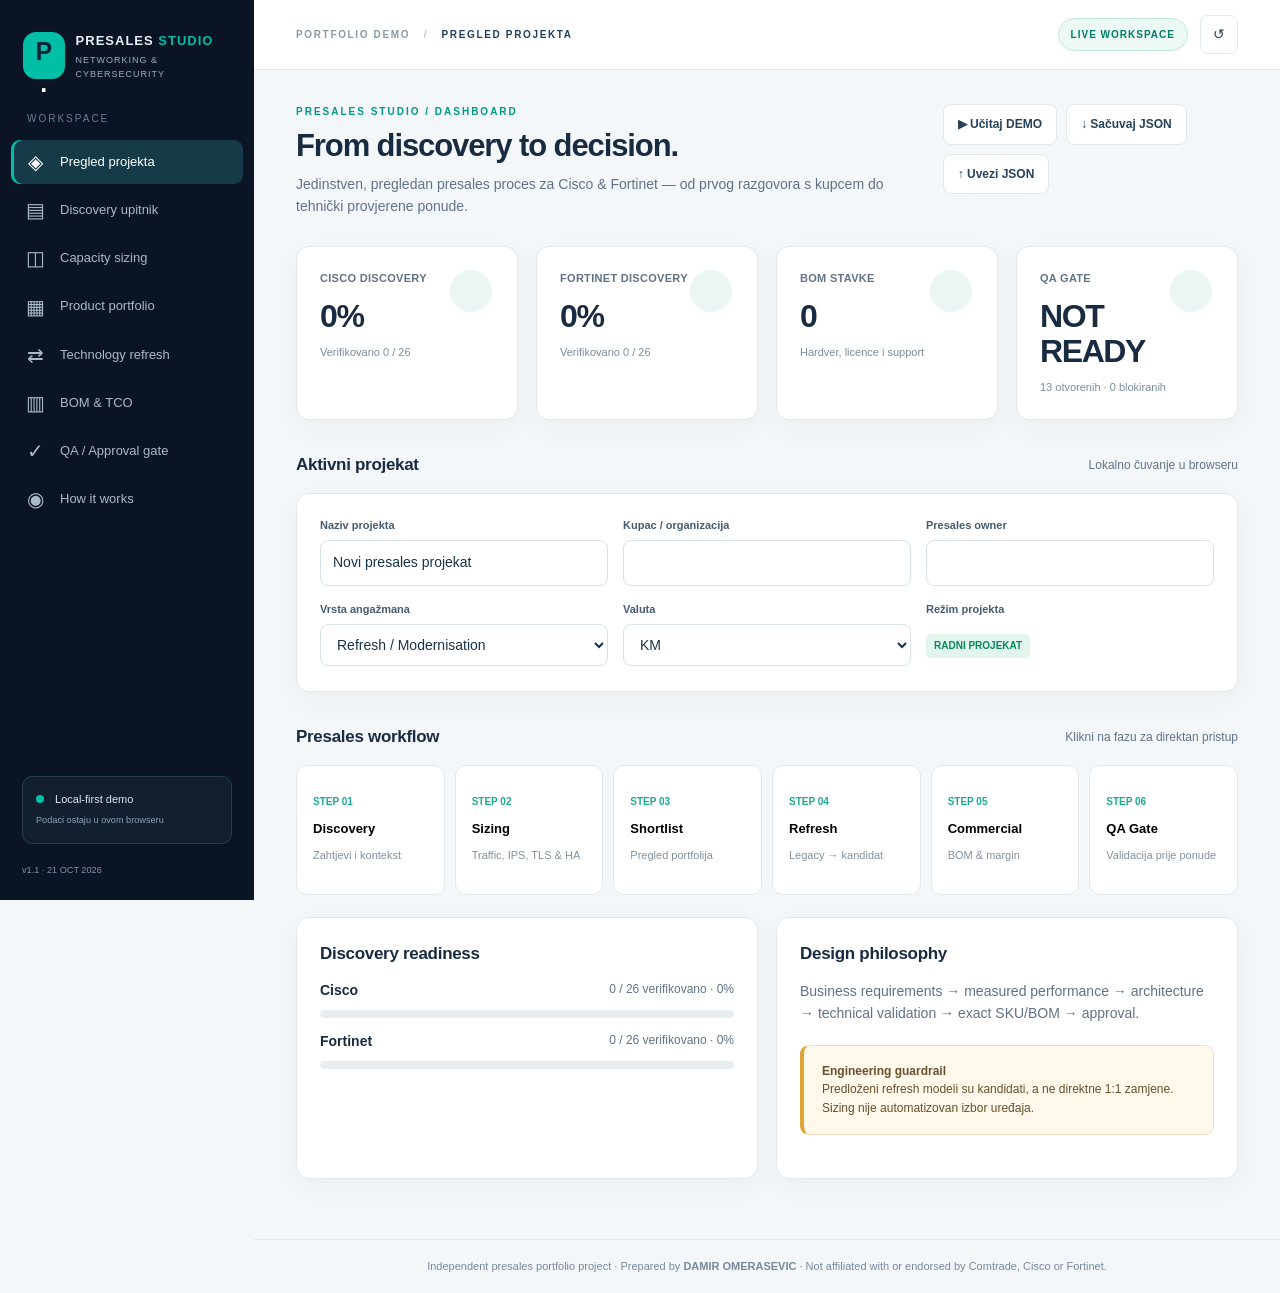
<file: index.html>
<!doctype html>
<html lang="bs"><head>
<meta charset="utf-8"><meta name="viewport" content="width=device-width,initial-scale=1">
<meta name="description" content="Cisco & Fortinet presales demo: discovery, sizing, solution shortlist, refresh, BOM and quality gate.">
<title>Presales Studio | Cisco & Fortinet</title><link rel="stylesheet" href="styles.css">
</head><body>
<div class="shell">
<aside class="sidebar" id="sidebar">
  <div class="brand"><span class="brandmark">P<span>·</span></span><div><strong>PRESALES <em>STUDIO</em></strong><small>NETWORKING & CYBERSECURITY</small></div></div>
  <div class="nav-caption">WORKSPACE</div>
  <nav id="nav" aria-label="Glavna navigacija">
   <button data-view="dashboard" class="active"><span>◈</span> Pregled projekta</button>
   <button data-view="discovery"><span>▤</span> Discovery upitnik</button>
   <button data-view="sizing"><span>◫</span> Capacity sizing</button>
   <button data-view="catalog"><span>▦</span> Product portfolio</button>
   <button data-view="refresh"><span>⇄</span> Technology refresh</button>
   <button data-view="bom"><span>▥</span> BOM & TCO</button>
   <button data-view="qa"><span>✓</span> QA / Approval gate</button>
   <button data-view="guide"><span>◉</span> How it works</button>
  </nav>
  <div class="side-bottom"><div class="side-status"><span class="pulse"></span> Local-first demo <br><small>Podaci ostaju u ovom browseru</small></div>
   <small>v1.1 · 21 OCT 2026</small>
  </div>
</aside>
<div class="appcol">
<header class="topbar">
 <button class="mobile-toggle" id="menuToggle" aria-label="Prikaži meni">☰</button>
 <span class="breadcrumbs">PORTFOLIO DEMO <b>/</b> <span id="currentSection">OVERVIEW</span></span>
 <div class="top-actions"><span class="pill" id="demoLabel">LIVE WORKSPACE</span><button class="icon-btn" id="resetBtn" title="Reset projekta">↺</button></div>
</header>
<main id="main" tabindex="-1"></main>
<footer class="footer">Independent presales portfolio project · Prepared by <strong>DAMIR OMERASEVIC</strong> · Not affiliated with or endorsed by Comtrade, Cisco or Fortinet.</footer>
</div></div>
<div id="toast" role="status" aria-live="polite"></div>
<script src="data.js"></script><script src="app.js"></script></body></html>
</file>
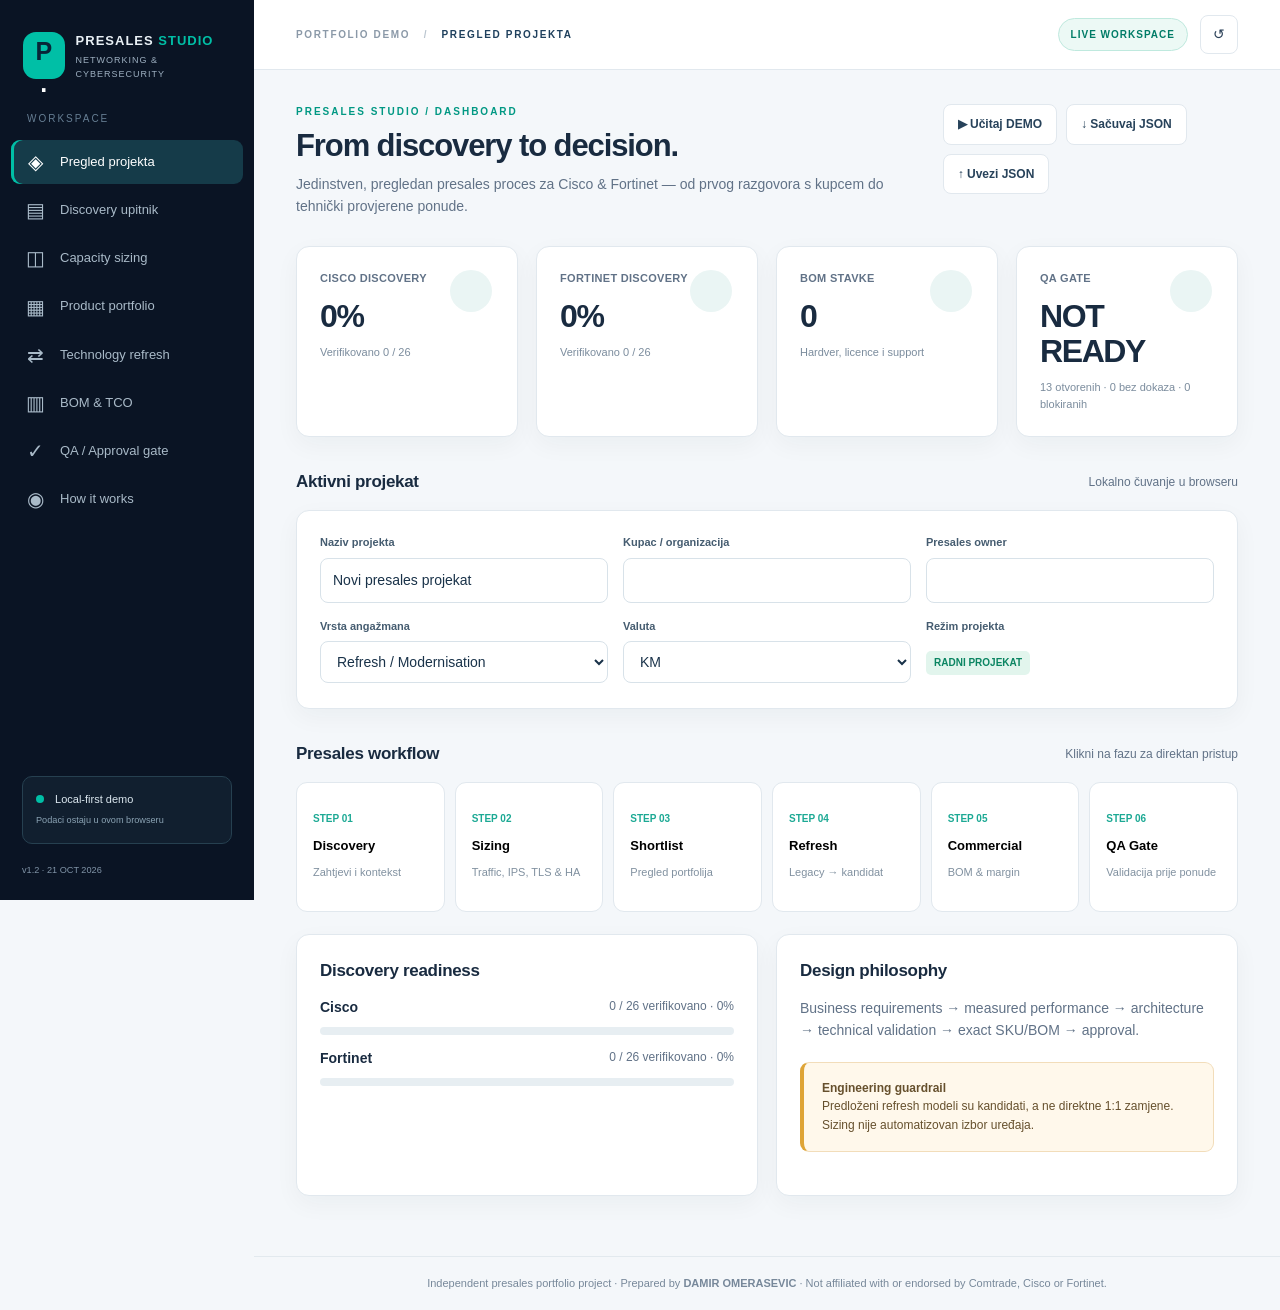
<file: v1.2/index.html>
<!doctype html>
<html lang="bs"><head>
<meta charset="utf-8"><meta name="viewport" content="width=device-width,initial-scale=1">
<meta name="description" content="Cisco & Fortinet presales demo: discovery, sizing, solution shortlist, refresh, BOM and quality gate.">
<title>Presales Studio | Cisco & Fortinet</title><link rel="stylesheet" href="styles.css">
</head><body>
<div class="shell">
<aside class="sidebar" id="sidebar">
  <div class="brand"><span class="brandmark">P<span>·</span></span><div><strong>PRESALES <em>STUDIO</em></strong><small>NETWORKING & CYBERSECURITY</small></div></div>
  <div class="nav-caption">WORKSPACE</div>
  <nav id="nav" aria-label="Glavna navigacija">
   <button data-view="dashboard" class="active"><span>◈</span> Pregled projekta</button>
   <button data-view="discovery"><span>▤</span> Discovery upitnik</button>
   <button data-view="sizing"><span>◫</span> Capacity sizing</button>
   <button data-view="catalog"><span>▦</span> Product portfolio</button>
   <button data-view="refresh"><span>⇄</span> Technology refresh</button>
   <button data-view="bom"><span>▥</span> BOM & TCO</button>
   <button data-view="qa"><span>✓</span> QA / Approval gate</button>
   <button data-view="guide"><span>◉</span> How it works</button>
  </nav>
  <div class="side-bottom"><div class="side-status"><span class="pulse"></span> Local-first demo <br><small>Podaci ostaju u ovom browseru</small></div>
   <small>v1.2 · 21 OCT 2026</small>
  </div>
</aside>
<div class="appcol">
<header class="topbar">
 <button class="mobile-toggle" id="menuToggle" aria-label="Prikaži meni">☰</button>
 <span class="breadcrumbs">PORTFOLIO DEMO <b>/</b> <span id="currentSection">OVERVIEW</span></span>
 <div class="top-actions"><span class="pill" id="demoLabel">LIVE WORKSPACE</span><button class="icon-btn" id="resetBtn" title="Reset projekta">↺</button></div>
</header>
<main id="main" tabindex="-1"></main>
<footer class="footer">Independent presales portfolio project · Prepared by <strong>DAMIR OMERASEVIC</strong> · Not affiliated with or endorsed by Comtrade, Cisco or Fortinet.</footer>
</div></div>
<div id="toast" role="status" aria-live="polite"></div>
<script src="data.js"></script><script src="app.js"></script></body></html>
</file>
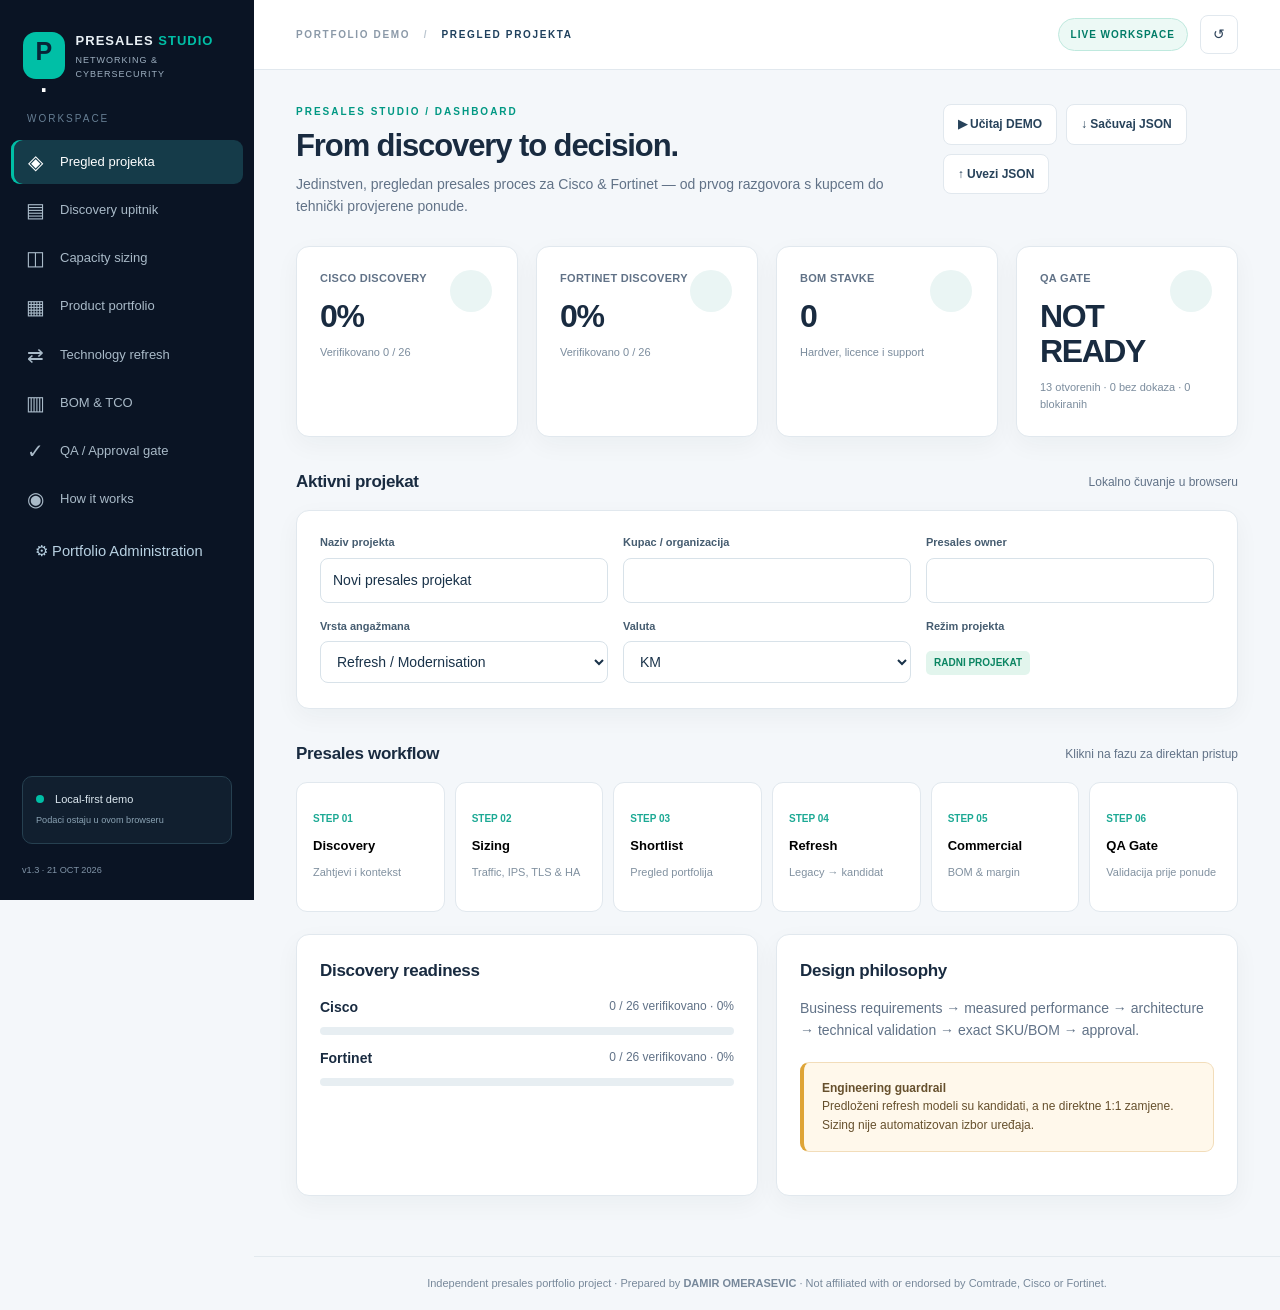
<file: v1.3/index.html>
<!doctype html>
<html lang="bs"><head>
<meta charset="utf-8"><meta name="viewport" content="width=device-width,initial-scale=1">
<meta name="description" content="Cisco & Fortinet presales demo: discovery, sizing, solution shortlist, refresh, BOM and quality gate.">
<title>Presales Studio | Cisco & Fortinet</title><link rel="stylesheet" href="styles.css">
</head><body>
<div class="shell">
<aside class="sidebar" id="sidebar">
  <div class="brand"><span class="brandmark">P<span>·</span></span><div><strong>PRESALES <em>STUDIO</em></strong><small>NETWORKING & CYBERSECURITY</small></div></div>
  <div class="nav-caption">WORKSPACE</div>
  <nav id="nav" aria-label="Glavna navigacija">
   <button data-view="dashboard" class="active"><span>◈</span> Pregled projekta</button>
   <button data-view="discovery"><span>▤</span> Discovery upitnik</button>
   <button data-view="sizing"><span>◫</span> Capacity sizing</button>
   <button data-view="catalog"><span>▦</span> Product portfolio</button>
   <button data-view="refresh"><span>⇄</span> Technology refresh</button>
   <button data-view="bom"><span>▥</span> BOM & TCO</button>
   <button data-view="qa"><span>✓</span> QA / Approval gate</button>
   <button data-view="guide"><span>◉</span> How it works</button><a class="admin-nav-link" href="admin.html"><span>⚙</span> Portfolio Administration</a>
  </nav>
  <div class="side-bottom"><div class="side-status"><span class="pulse"></span> Local-first demo <br><small>Podaci ostaju u ovom browseru</small></div>
   <small>v1.3 · 21 OCT 2026</small>
  </div>
</aside>
<div class="appcol">
<header class="topbar">
 <button class="mobile-toggle" id="menuToggle" aria-label="Prikaži meni">☰</button>
 <span class="breadcrumbs">PORTFOLIO DEMO <b>/</b> <span id="currentSection">OVERVIEW</span></span>
 <div class="top-actions"><span class="pill" id="demoLabel">LIVE WORKSPACE</span><button class="icon-btn" id="resetBtn" title="Reset projekta">↺</button></div>
</header>
<main id="main" tabindex="-1"></main>
<footer class="footer">Independent presales portfolio project · Prepared by <strong>DAMIR OMERASEVIC</strong> · Not affiliated with or endorsed by Comtrade, Cisco or Fortinet.</footer>
</div></div>
<div id="toast" role="status" aria-live="polite"></div>
<script src="data.js"></script><script src="catalog-loader.js"></script></body></html>
</file>
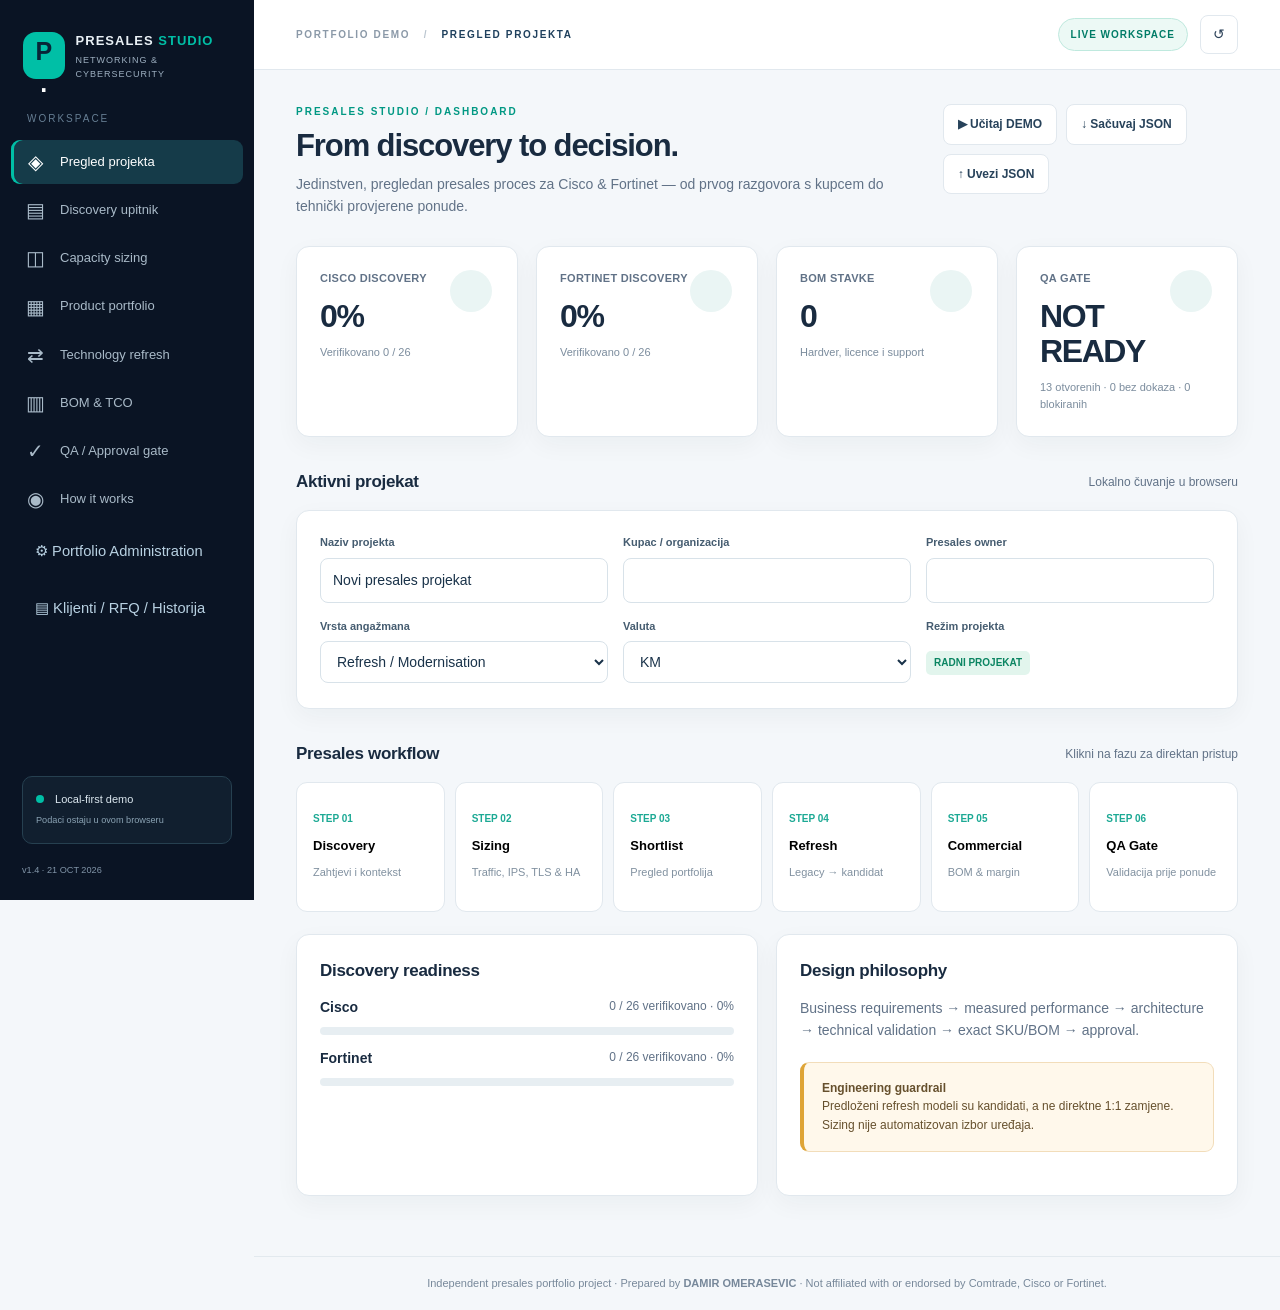
<file: v1.4/index.html>
<!doctype html>
<html lang="bs"><head>
<meta charset="utf-8"><meta name="viewport" content="width=device-width,initial-scale=1">
<meta name="description" content="Cisco & Fortinet presales demo: discovery, sizing, solution shortlist, refresh, BOM and quality gate.">
<title>Presales Studio | Cisco & Fortinet</title><link rel="stylesheet" href="styles.css">
</head><body>
<div class="shell">
<aside class="sidebar" id="sidebar">
  <div class="brand"><span class="brandmark">P<span>·</span></span><div><strong>PRESALES <em>STUDIO</em></strong><small>NETWORKING & CYBERSECURITY</small></div></div>
  <div class="nav-caption">WORKSPACE</div>
  <nav id="nav" aria-label="Glavna navigacija">
   <button data-view="dashboard" class="active"><span>◈</span> Pregled projekta</button>
   <button data-view="discovery"><span>▤</span> Discovery upitnik</button>
   <button data-view="sizing"><span>◫</span> Capacity sizing</button>
   <button data-view="catalog"><span>▦</span> Product portfolio</button>
   <button data-view="refresh"><span>⇄</span> Technology refresh</button>
   <button data-view="bom"><span>▥</span> BOM & TCO</button>
   <button data-view="qa"><span>✓</span> QA / Approval gate</button>
   <button data-view="guide"><span>◉</span> How it works</button><a class="admin-nav-link" href="admin.html"><span>⚙</span> Portfolio Administration</a><a class="admin-nav-link" href="crm.html"><span>▤</span> Klijenti / RFQ / Historija</a>
  </nav>
  <div class="side-bottom"><div class="side-status"><span class="pulse"></span> Local-first demo <br><small>Podaci ostaju u ovom browseru</small></div>
   <small>v1.4 · 21 OCT 2026</small>
  </div>
</aside>
<div class="appcol">
<header class="topbar">
 <button class="mobile-toggle" id="menuToggle" aria-label="Prikaži meni">☰</button>
 <span class="breadcrumbs">PORTFOLIO DEMO <b>/</b> <span id="currentSection">OVERVIEW</span></span>
 <div class="top-actions"><span class="pill" id="demoLabel">LIVE WORKSPACE</span><button class="icon-btn" id="resetBtn" title="Reset projekta">↺</button></div>
</header>
<main id="main" tabindex="-1"></main>
<footer class="footer">Independent presales portfolio project · Prepared by <strong>DAMIR OMERASEVIC</strong> · Not affiliated with or endorsed by Comtrade, Cisco or Fortinet.</footer>
</div></div>
<div id="toast" role="status" aria-live="polite"></div>
<script src="data.js"></script><script src="catalog-loader.js"></script></body></html>
</file>
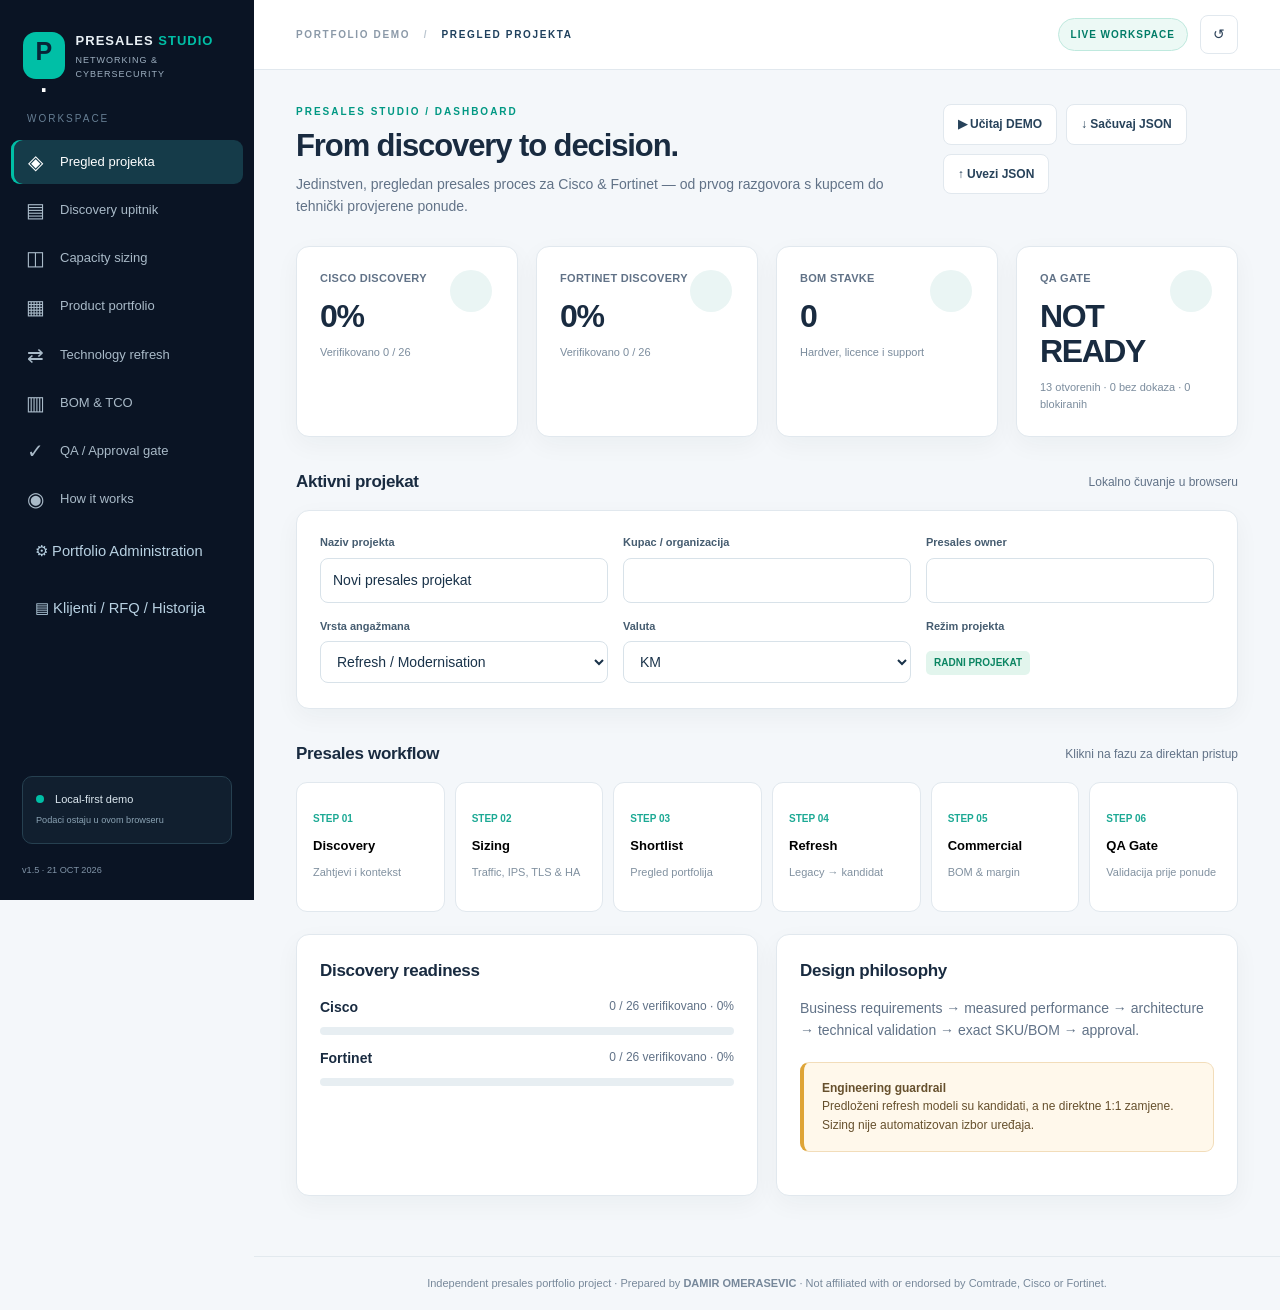
<file: v1.5/index.html>
<!doctype html>
<html lang="bs"><head>
<meta charset="utf-8"><meta name="viewport" content="width=device-width,initial-scale=1">
<meta name="description" content="Cisco & Fortinet presales demo: discovery, sizing, solution shortlist, refresh, BOM and quality gate.">
<title>Presales Studio | Cisco & Fortinet</title><link rel="stylesheet" href="styles.css">
</head><body>
<div class="shell">
<aside class="sidebar" id="sidebar">
  <div class="brand"><span class="brandmark">P<span>·</span></span><div><strong>PRESALES <em>STUDIO</em></strong><small>NETWORKING & CYBERSECURITY</small></div></div>
  <div class="nav-caption">WORKSPACE</div>
  <nav id="nav" aria-label="Glavna navigacija">
   <button data-view="dashboard" class="active"><span>◈</span> Pregled projekta</button>
   <button data-view="discovery"><span>▤</span> Discovery upitnik</button>
   <button data-view="sizing"><span>◫</span> Capacity sizing</button>
   <button data-view="catalog"><span>▦</span> Product portfolio</button>
   <button data-view="refresh"><span>⇄</span> Technology refresh</button>
   <button data-view="bom"><span>▥</span> BOM & TCO</button>
   <button data-view="qa"><span>✓</span> QA / Approval gate</button>
   <button data-view="guide"><span>◉</span> How it works</button><a class="admin-nav-link" href="admin.html"><span>⚙</span> Portfolio Administration</a><a class="admin-nav-link" href="crm.html"><span>▤</span> Klijenti / RFQ / Historija</a>
  </nav>
  <div class="side-bottom"><div class="side-status"><span class="pulse"></span> Local-first demo <br><small>Podaci ostaju u ovom browseru</small></div>
   <small>v1.5 · 21 OCT 2026</small>
  </div>
</aside>
<div class="appcol">
<header class="topbar">
 <button class="mobile-toggle" id="menuToggle" aria-label="Prikaži meni">☰</button>
 <span class="breadcrumbs">PORTFOLIO DEMO <b>/</b> <span id="currentSection">OVERVIEW</span></span>
 <div class="top-actions"><span class="pill" id="demoLabel">LIVE WORKSPACE</span><button class="icon-btn" id="resetBtn" title="Reset projekta">↺</button></div>
</header>
<main id="main" tabindex="-1"></main>
<footer class="footer">Independent presales portfolio project · Prepared by <strong>DAMIR OMERASEVIC</strong> · Not affiliated with or endorsed by Comtrade, Cisco or Fortinet.</footer>
</div></div>
<div id="toast" role="status" aria-live="polite"></div>
<script src="data.js"></script><script src="catalog-loader.js"></script></body></html>
</file>
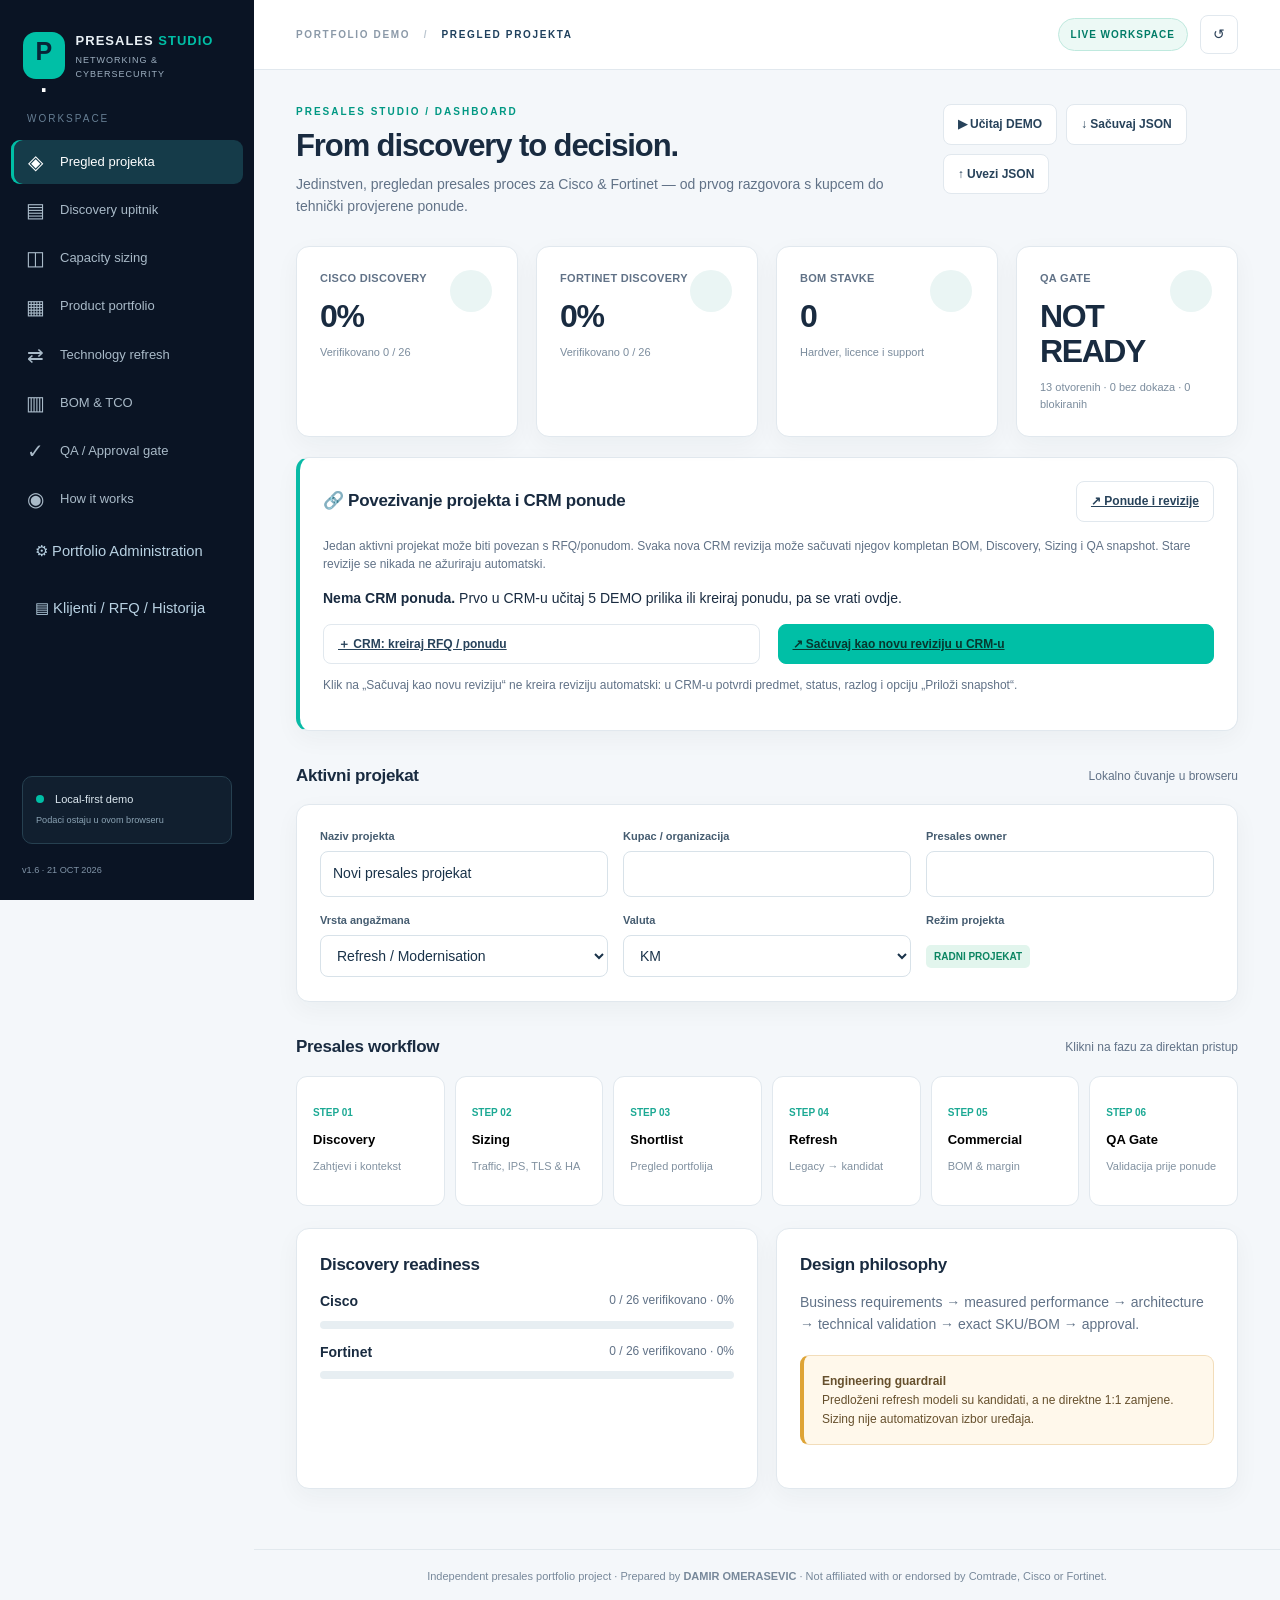
<file: v1.6/index.html>
<!doctype html>
<html lang="bs"><head>
<meta charset="utf-8"><meta name="viewport" content="width=device-width,initial-scale=1">
<meta name="description" content="Cisco & Fortinet presales demo: discovery, sizing, solution shortlist, refresh, BOM and quality gate.">
<title>Presales Studio | Cisco & Fortinet</title><link rel="stylesheet" href="styles.css">
</head><body>
<div class="shell">
<aside class="sidebar" id="sidebar">
  <div class="brand"><span class="brandmark">P<span>·</span></span><div><strong>PRESALES <em>STUDIO</em></strong><small>NETWORKING & CYBERSECURITY</small></div></div>
  <div class="nav-caption">WORKSPACE</div>
  <nav id="nav" aria-label="Glavna navigacija">
   <button data-view="dashboard" class="active"><span>◈</span> Pregled projekta</button>
   <button data-view="discovery"><span>▤</span> Discovery upitnik</button>
   <button data-view="sizing"><span>◫</span> Capacity sizing</button>
   <button data-view="catalog"><span>▦</span> Product portfolio</button>
   <button data-view="refresh"><span>⇄</span> Technology refresh</button>
   <button data-view="bom"><span>▥</span> BOM & TCO</button>
   <button data-view="qa"><span>✓</span> QA / Approval gate</button>
   <button data-view="guide"><span>◉</span> How it works</button><a class="admin-nav-link" href="admin.html"><span>⚙</span> Portfolio Administration</a><a class="admin-nav-link" href="crm.html"><span>▤</span> Klijenti / RFQ / Historija</a>
  </nav>
  <div class="side-bottom"><div class="side-status"><span class="pulse"></span> Local-first demo <br><small>Podaci ostaju u ovom browseru</small></div>
   <small>v1.6 · 21 OCT 2026</small>
  </div>
</aside>
<div class="appcol">
<header class="topbar">
 <button class="mobile-toggle" id="menuToggle" aria-label="Prikaži meni">☰</button>
 <span class="breadcrumbs">PORTFOLIO DEMO <b>/</b> <span id="currentSection">OVERVIEW</span></span>
 <div class="top-actions"><span class="pill" id="demoLabel">LIVE WORKSPACE</span><button class="icon-btn" id="resetBtn" title="Reset projekta">↺</button></div>
</header>
<main id="main" tabindex="-1"></main>
<footer class="footer">Independent presales portfolio project · Prepared by <strong>DAMIR OMERASEVIC</strong> · Not affiliated with or endorsed by Comtrade, Cisco or Fortinet.</footer>
</div></div>
<div id="toast" role="status" aria-live="polite"></div>
<script src="data.js"></script><script src="catalog-loader.js"></script></body></html>
</file>
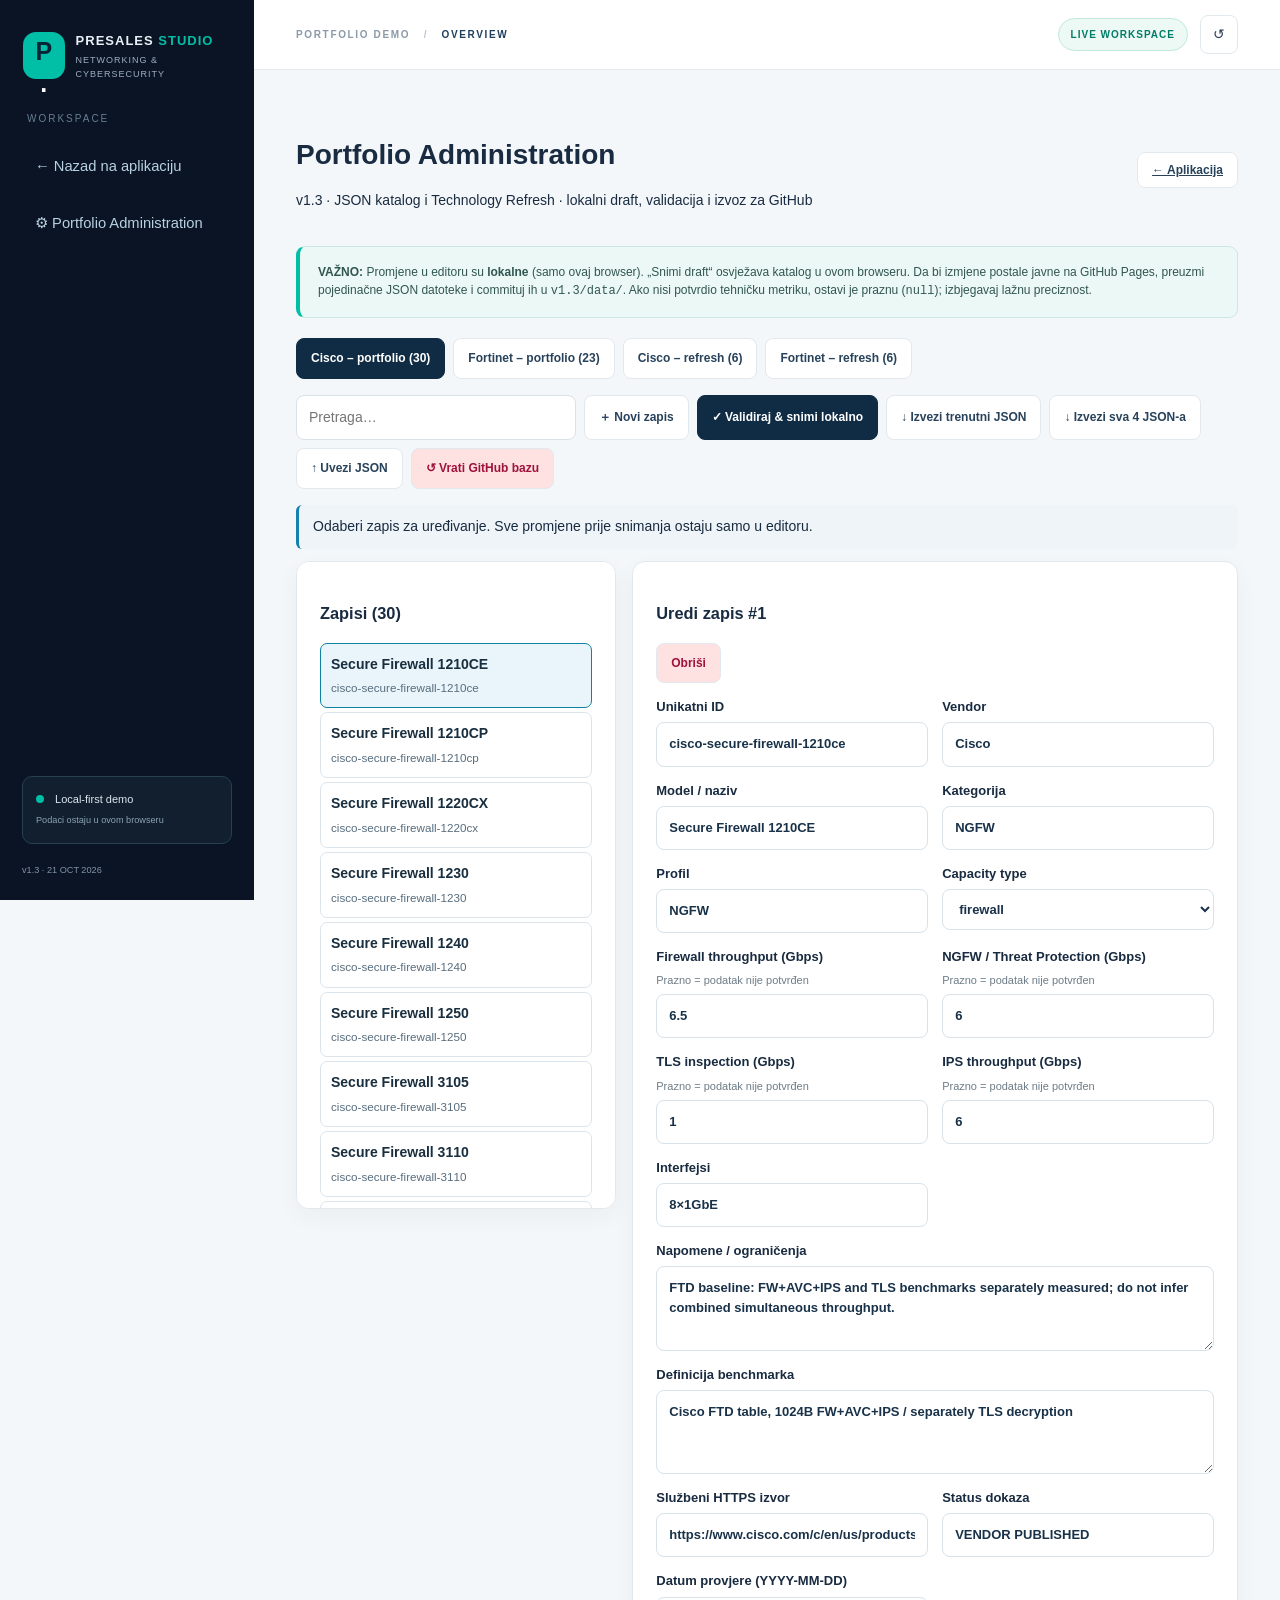
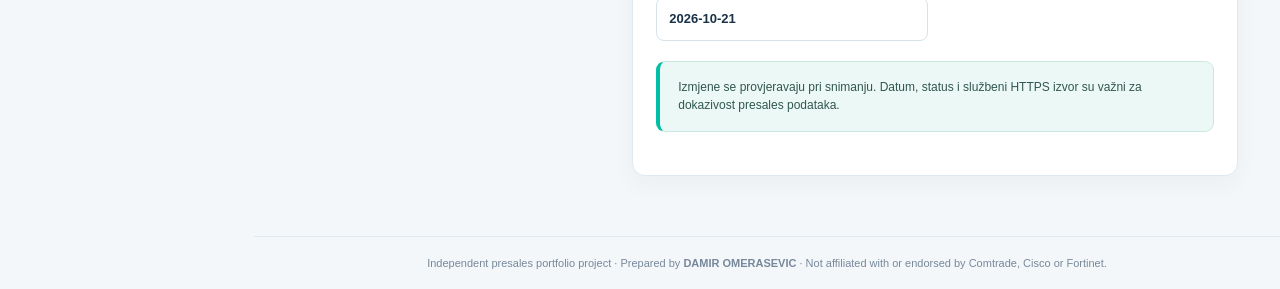
<file: v1.3/admin.html>
<!doctype html>
<html lang="bs"><head>
<meta charset="utf-8"><meta name="viewport" content="width=device-width,initial-scale=1">
<meta name="description" content="Cisco & Fortinet presales demo: discovery, sizing, solution shortlist, refresh, BOM and quality gate.">
<title>Portfolio Administration | Presales Studio</title><link rel="stylesheet" href="styles.css">
</head><body>
<div class="shell">
<aside class="sidebar" id="sidebar">
  <div class="brand"><span class="brandmark">P<span>·</span></span><div><strong>PRESALES <em>STUDIO</em></strong><small>NETWORKING & CYBERSECURITY</small></div></div>
  <div class="nav-caption">WORKSPACE</div>
  <nav id="nav" aria-label="Administracija"><a class="admin-nav-link" href="./">← Nazad na aplikaciju</a><a class="admin-nav-link" href="admin.html">⚙ Portfolio Administration</a></nav>
  <div class="side-bottom"><div class="side-status"><span class="pulse"></span> Local-first demo <br><small>Podaci ostaju u ovom browseru</small></div>
   <small>v1.3 · 21 OCT 2026</small>
  </div>
</aside>
<div class="appcol">
<header class="topbar">
 <button class="mobile-toggle" id="menuToggle" aria-label="Prikaži meni">☰</button>
 <span class="breadcrumbs">PORTFOLIO DEMO <b>/</b> <span id="currentSection">OVERVIEW</span></span>
 <div class="top-actions"><span class="pill" id="demoLabel">LIVE WORKSPACE</span><button class="icon-btn" id="resetBtn" title="Reset projekta">↺</button></div>
</header>
<main id="main" tabindex="-1"></main>
<footer class="footer">Independent presales portfolio project · Prepared by <strong>DAMIR OMERASEVIC</strong> · Not affiliated with or endorsed by Comtrade, Cisco or Fortinet.</footer>
</div></div>
<div id="toast" role="status" aria-live="polite"></div>
<script src="data.js"></script><script src="catalog-loader.js"></script></body></html>
</file>
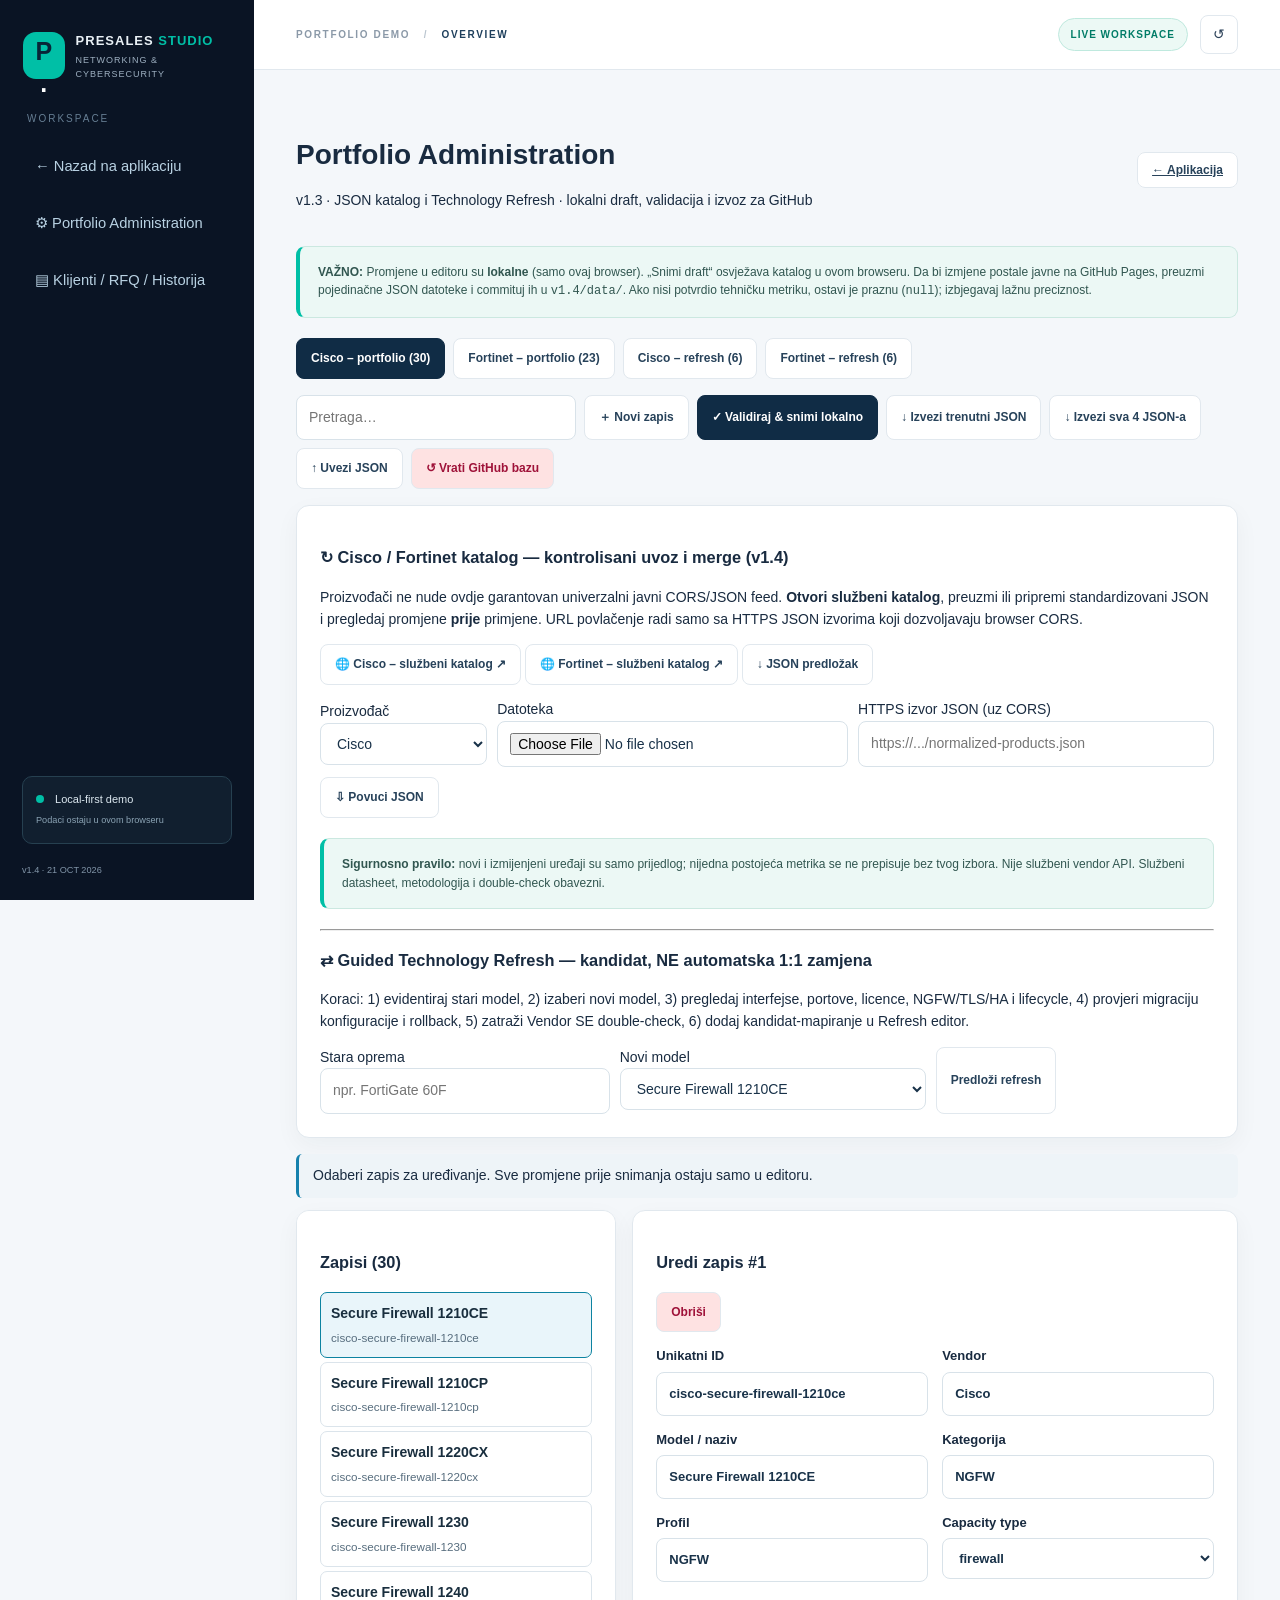
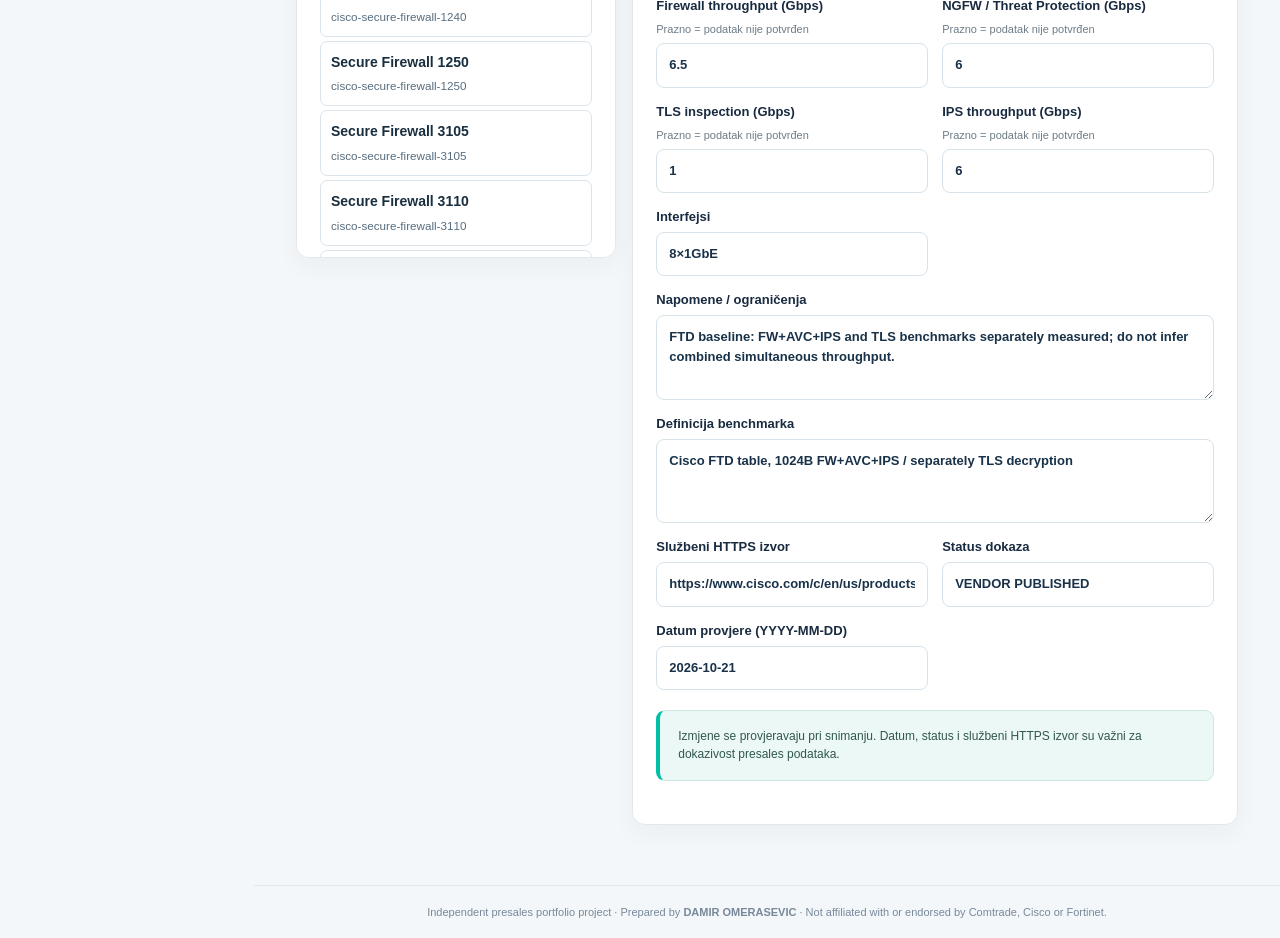
<file: v1.4/admin.html>
<!doctype html>
<html lang="bs"><head>
<meta charset="utf-8"><meta name="viewport" content="width=device-width,initial-scale=1">
<meta name="description" content="Cisco & Fortinet presales demo: discovery, sizing, solution shortlist, refresh, BOM and quality gate.">
<title>Portfolio Administration | Presales Studio</title><link rel="stylesheet" href="styles.css">
</head><body>
<div class="shell">
<aside class="sidebar" id="sidebar">
  <div class="brand"><span class="brandmark">P<span>·</span></span><div><strong>PRESALES <em>STUDIO</em></strong><small>NETWORKING & CYBERSECURITY</small></div></div>
  <div class="nav-caption">WORKSPACE</div>
  <nav id="nav" aria-label="Administracija"><a class="admin-nav-link" href="./">← Nazad na aplikaciju</a><a class="admin-nav-link" href="admin.html">⚙ Portfolio Administration</a><a class="admin-nav-link" href="crm.html">▤ Klijenti / RFQ / Historija</a></nav>
  <div class="side-bottom"><div class="side-status"><span class="pulse"></span> Local-first demo <br><small>Podaci ostaju u ovom browseru</small></div>
   <small>v1.4 · 21 OCT 2026</small>
  </div>
</aside>
<div class="appcol">
<header class="topbar">
 <button class="mobile-toggle" id="menuToggle" aria-label="Prikaži meni">☰</button>
 <span class="breadcrumbs">PORTFOLIO DEMO <b>/</b> <span id="currentSection">OVERVIEW</span></span>
 <div class="top-actions"><span class="pill" id="demoLabel">LIVE WORKSPACE</span><button class="icon-btn" id="resetBtn" title="Reset projekta">↺</button></div>
</header>
<main id="main" tabindex="-1"></main>
<footer class="footer">Independent presales portfolio project · Prepared by <strong>DAMIR OMERASEVIC</strong> · Not affiliated with or endorsed by Comtrade, Cisco or Fortinet.</footer>
</div></div>
<div id="toast" role="status" aria-live="polite"></div>
<script src="data.js"></script><script src="catalog-loader.js"></script></body></html>
</file>
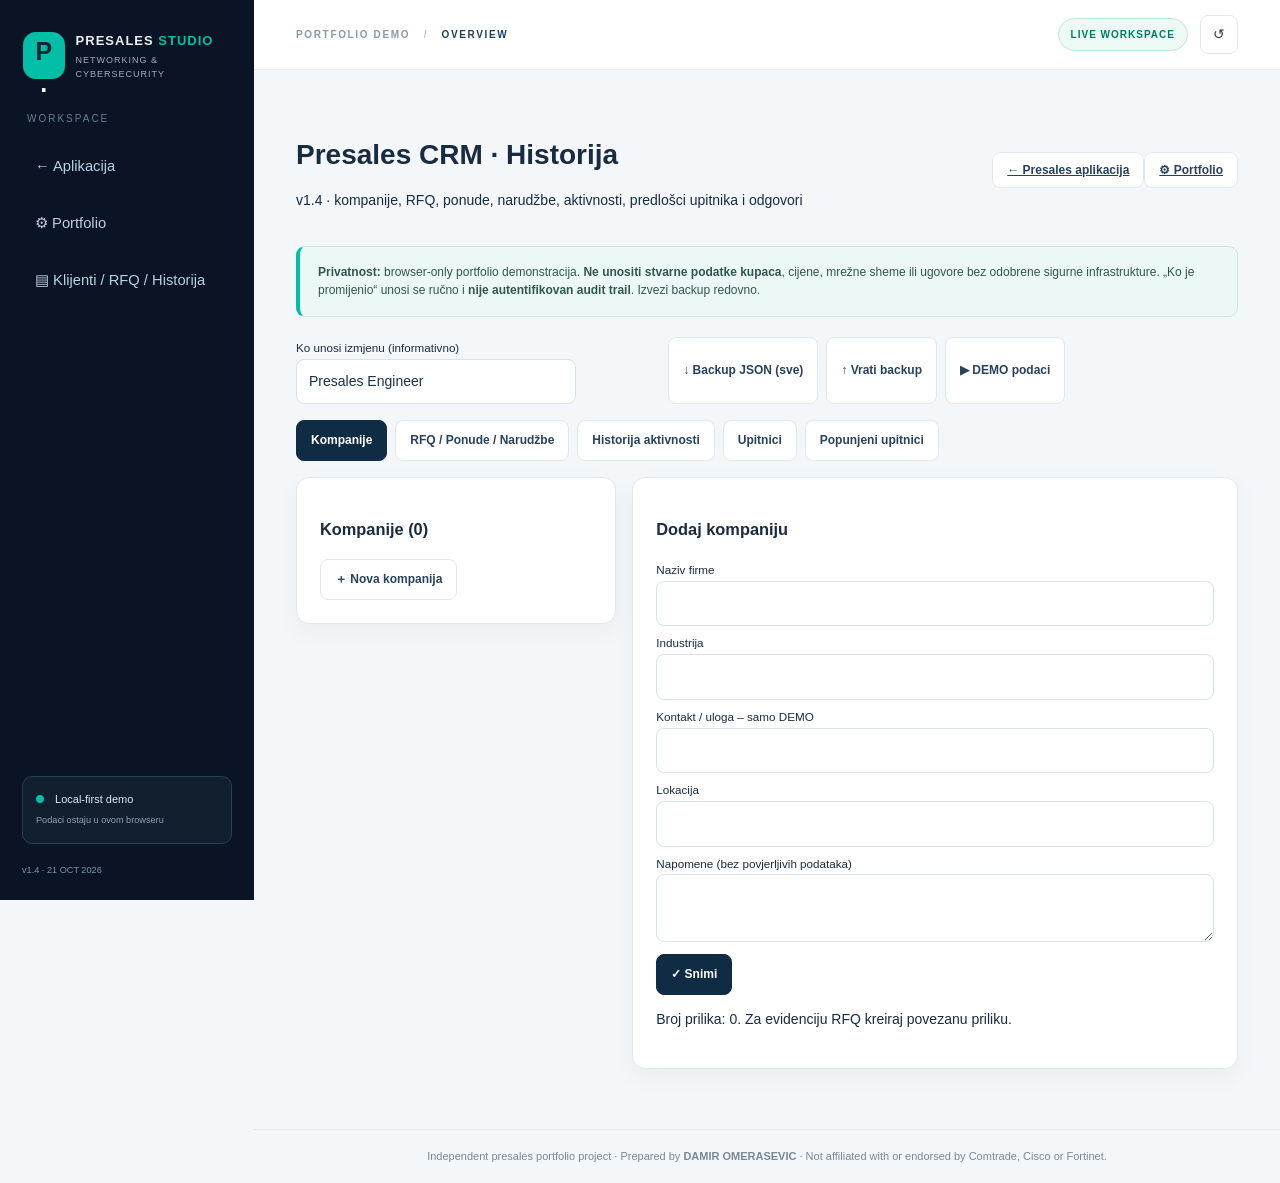
<file: v1.4/crm.html>
<!doctype html>
<html lang="bs"><head>
<meta charset="utf-8"><meta name="viewport" content="width=device-width,initial-scale=1">
<meta name="description" content="Cisco & Fortinet presales demo: discovery, sizing, solution shortlist, refresh, BOM and quality gate.">
<title>CRM & Presales Historija | Presales Studio v1.4</title><link rel="stylesheet" href="styles.css">
</head><body>
<div class="shell">
<aside class="sidebar" id="sidebar">
  <div class="brand"><span class="brandmark">P<span>·</span></span><div><strong>PRESALES <em>STUDIO</em></strong><small>NETWORKING & CYBERSECURITY</small></div></div>
  <div class="nav-caption">WORKSPACE</div>
  <nav id="nav" aria-label="Administracija"><a class="admin-nav-link" href="./">← Aplikacija</a><a class="admin-nav-link" href="admin.html">⚙ Portfolio</a><a class="admin-nav-link" href="crm.html">▤ Klijenti / RFQ / Historija</a></nav>
  <div class="side-bottom"><div class="side-status"><span class="pulse"></span> Local-first demo <br><small>Podaci ostaju u ovom browseru</small></div>
   <small>v1.4 · 21 OCT 2026</small>
  </div>
</aside>
<div class="appcol">
<header class="topbar">
 <button class="mobile-toggle" id="menuToggle" aria-label="Prikaži meni">☰</button>
 <span class="breadcrumbs">PORTFOLIO DEMO <b>/</b> <span id="currentSection">OVERVIEW</span></span>
 <div class="top-actions"><span class="pill" id="demoLabel">LIVE WORKSPACE</span><button class="icon-btn" id="resetBtn" title="Reset projekta">↺</button></div>
</header>
<main id="main" tabindex="-1"></main>
<footer class="footer">Independent presales portfolio project · Prepared by <strong>DAMIR OMERASEVIC</strong> · Not affiliated with or endorsed by Comtrade, Cisco or Fortinet.</footer>
</div></div>
<div id="toast" role="status" aria-live="polite"></div>
<script src="crm.js"></script></body></html>
</file>
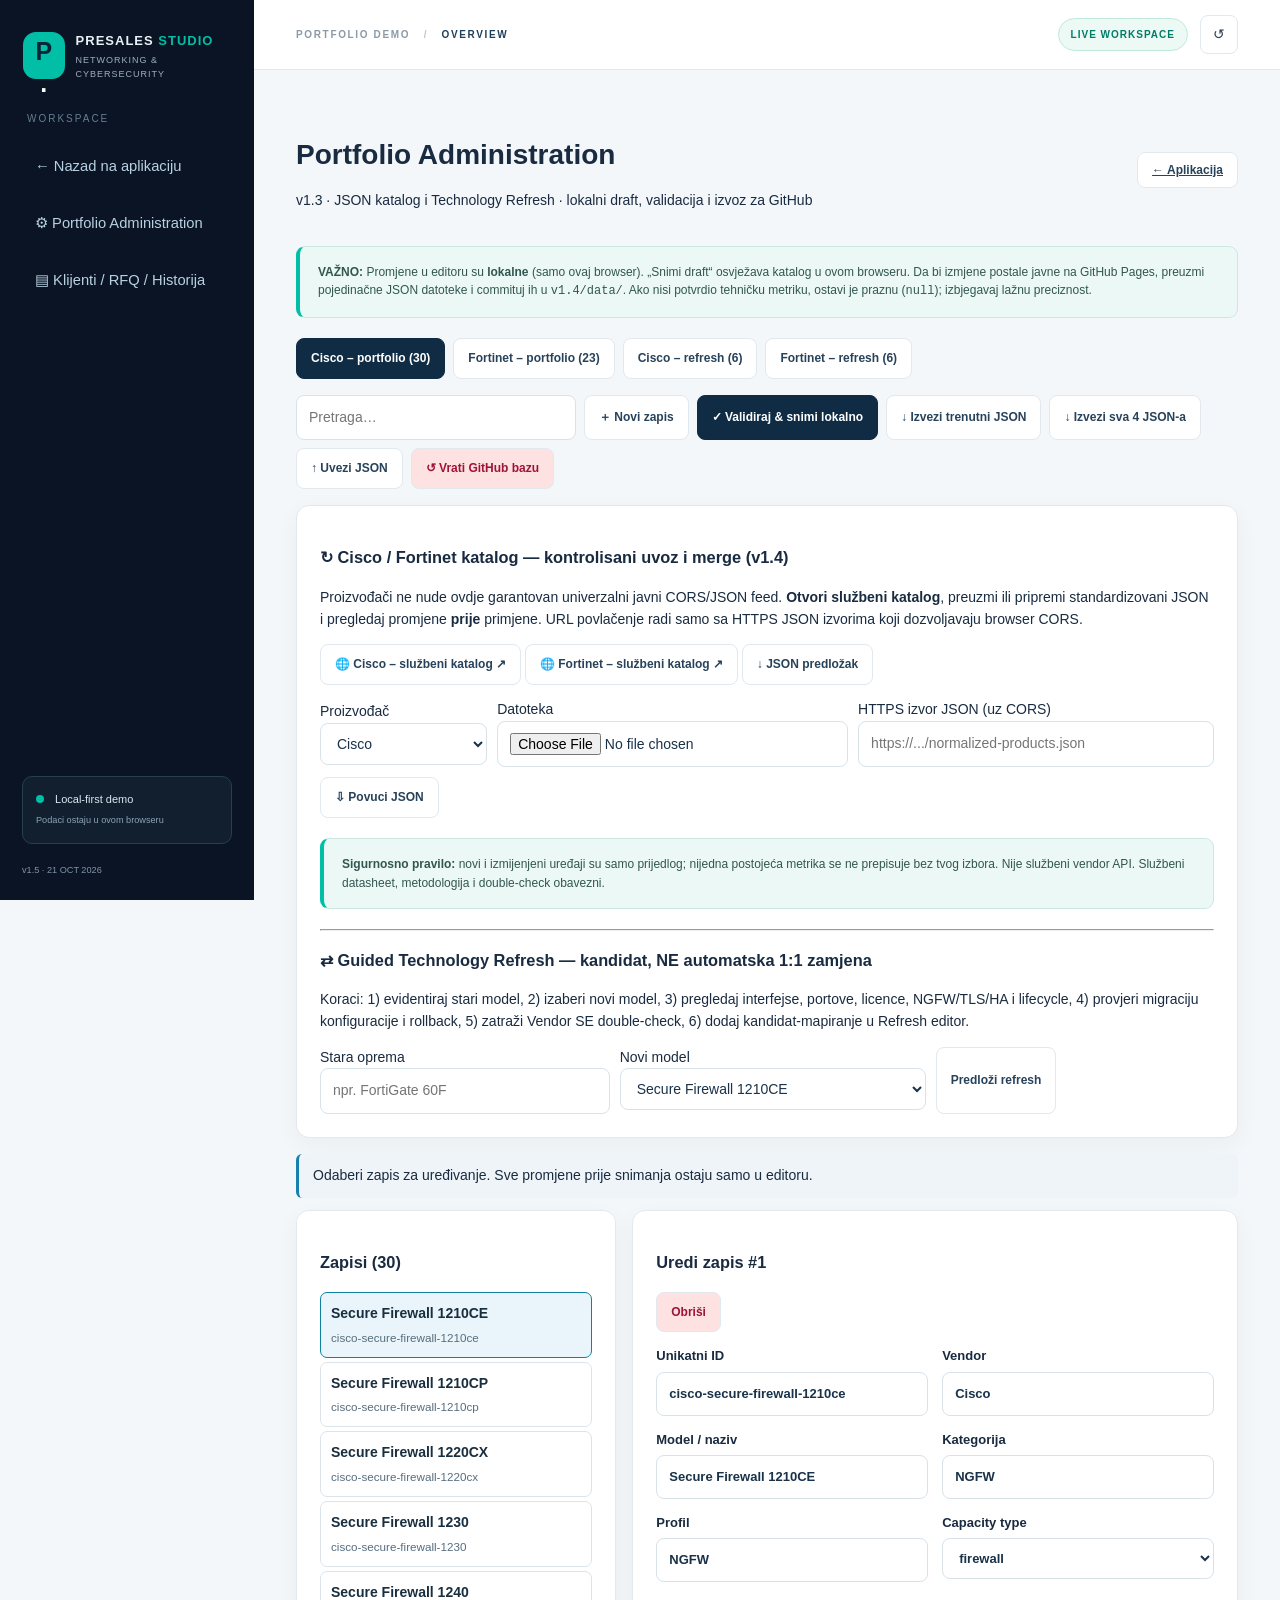
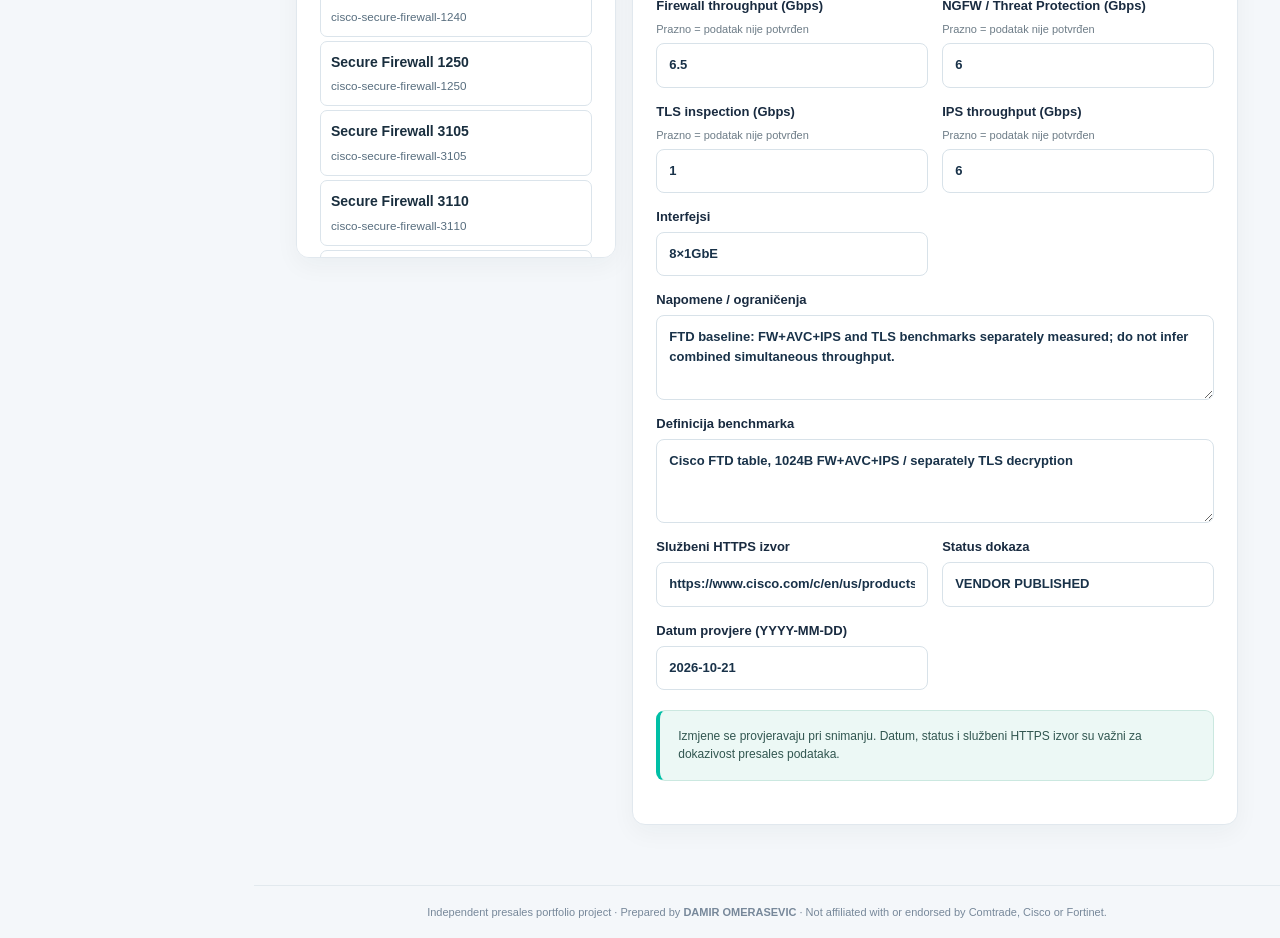
<file: v1.5/admin.html>
<!doctype html>
<html lang="bs"><head>
<meta charset="utf-8"><meta name="viewport" content="width=device-width,initial-scale=1">
<meta name="description" content="Cisco & Fortinet presales demo: discovery, sizing, solution shortlist, refresh, BOM and quality gate.">
<title>Portfolio Administration | Presales Studio</title><link rel="stylesheet" href="styles.css">
</head><body>
<div class="shell">
<aside class="sidebar" id="sidebar">
  <div class="brand"><span class="brandmark">P<span>·</span></span><div><strong>PRESALES <em>STUDIO</em></strong><small>NETWORKING & CYBERSECURITY</small></div></div>
  <div class="nav-caption">WORKSPACE</div>
  <nav id="nav" aria-label="Administracija"><a class="admin-nav-link" href="./">← Nazad na aplikaciju</a><a class="admin-nav-link" href="admin.html">⚙ Portfolio Administration</a><a class="admin-nav-link" href="crm.html">▤ Klijenti / RFQ / Historija</a></nav>
  <div class="side-bottom"><div class="side-status"><span class="pulse"></span> Local-first demo <br><small>Podaci ostaju u ovom browseru</small></div>
   <small>v1.5 · 21 OCT 2026</small>
  </div>
</aside>
<div class="appcol">
<header class="topbar">
 <button class="mobile-toggle" id="menuToggle" aria-label="Prikaži meni">☰</button>
 <span class="breadcrumbs">PORTFOLIO DEMO <b>/</b> <span id="currentSection">OVERVIEW</span></span>
 <div class="top-actions"><span class="pill" id="demoLabel">LIVE WORKSPACE</span><button class="icon-btn" id="resetBtn" title="Reset projekta">↺</button></div>
</header>
<main id="main" tabindex="-1"></main>
<footer class="footer">Independent presales portfolio project · Prepared by <strong>DAMIR OMERASEVIC</strong> · Not affiliated with or endorsed by Comtrade, Cisco or Fortinet.</footer>
</div></div>
<div id="toast" role="status" aria-live="polite"></div>
<script src="data.js"></script><script src="catalog-loader.js"></script></body></html>
</file>
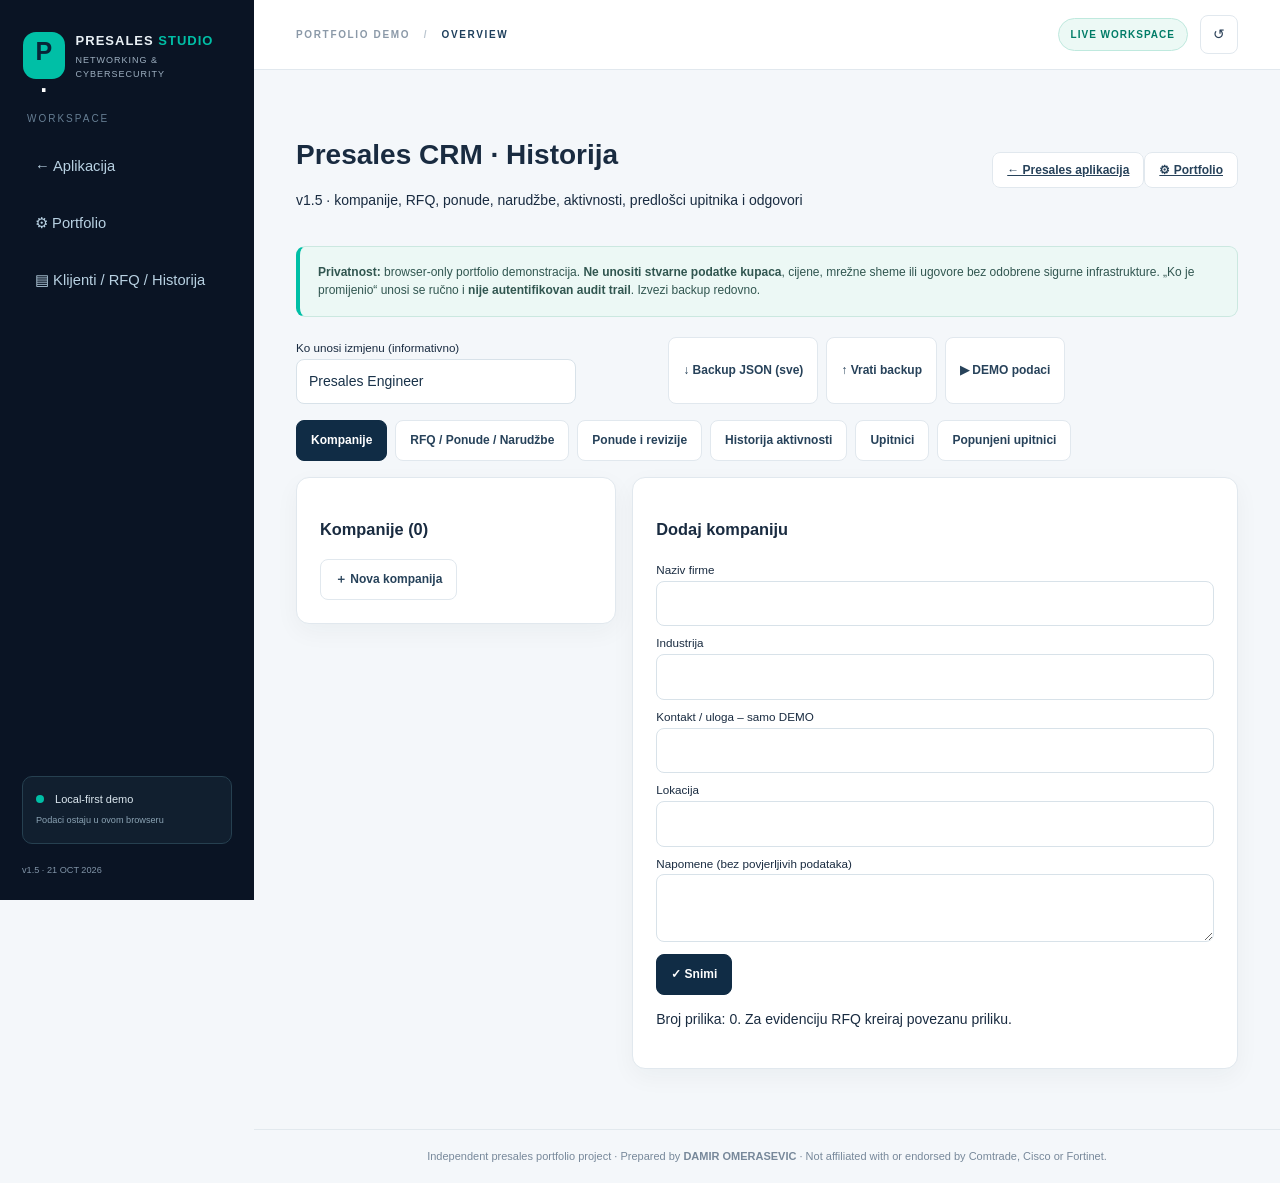
<file: v1.5/crm.html>
<!doctype html>
<html lang="bs"><head>
<meta charset="utf-8"><meta name="viewport" content="width=device-width,initial-scale=1">
<meta name="description" content="Cisco & Fortinet presales demo: discovery, sizing, solution shortlist, refresh, BOM and quality gate.">
<title>CRM & Presales Historija | Presales Studio v1.5</title><link rel="stylesheet" href="styles.css">
</head><body>
<div class="shell">
<aside class="sidebar" id="sidebar">
  <div class="brand"><span class="brandmark">P<span>·</span></span><div><strong>PRESALES <em>STUDIO</em></strong><small>NETWORKING & CYBERSECURITY</small></div></div>
  <div class="nav-caption">WORKSPACE</div>
  <nav id="nav" aria-label="Administracija"><a class="admin-nav-link" href="./">← Aplikacija</a><a class="admin-nav-link" href="admin.html">⚙ Portfolio</a><a class="admin-nav-link" href="crm.html">▤ Klijenti / RFQ / Historija</a></nav>
  <div class="side-bottom"><div class="side-status"><span class="pulse"></span> Local-first demo <br><small>Podaci ostaju u ovom browseru</small></div>
   <small>v1.5 · 21 OCT 2026</small>
  </div>
</aside>
<div class="appcol">
<header class="topbar">
 <button class="mobile-toggle" id="menuToggle" aria-label="Prikaži meni">☰</button>
 <span class="breadcrumbs">PORTFOLIO DEMO <b>/</b> <span id="currentSection">OVERVIEW</span></span>
 <div class="top-actions"><span class="pill" id="demoLabel">LIVE WORKSPACE</span><button class="icon-btn" id="resetBtn" title="Reset projekta">↺</button></div>
</header>
<main id="main" tabindex="-1"></main>
<footer class="footer">Independent presales portfolio project · Prepared by <strong>DAMIR OMERASEVIC</strong> · Not affiliated with or endorsed by Comtrade, Cisco or Fortinet.</footer>
</div></div>
<div id="toast" role="status" aria-live="polite"></div>
<script src="crm.js"></script></body></html>
</file>
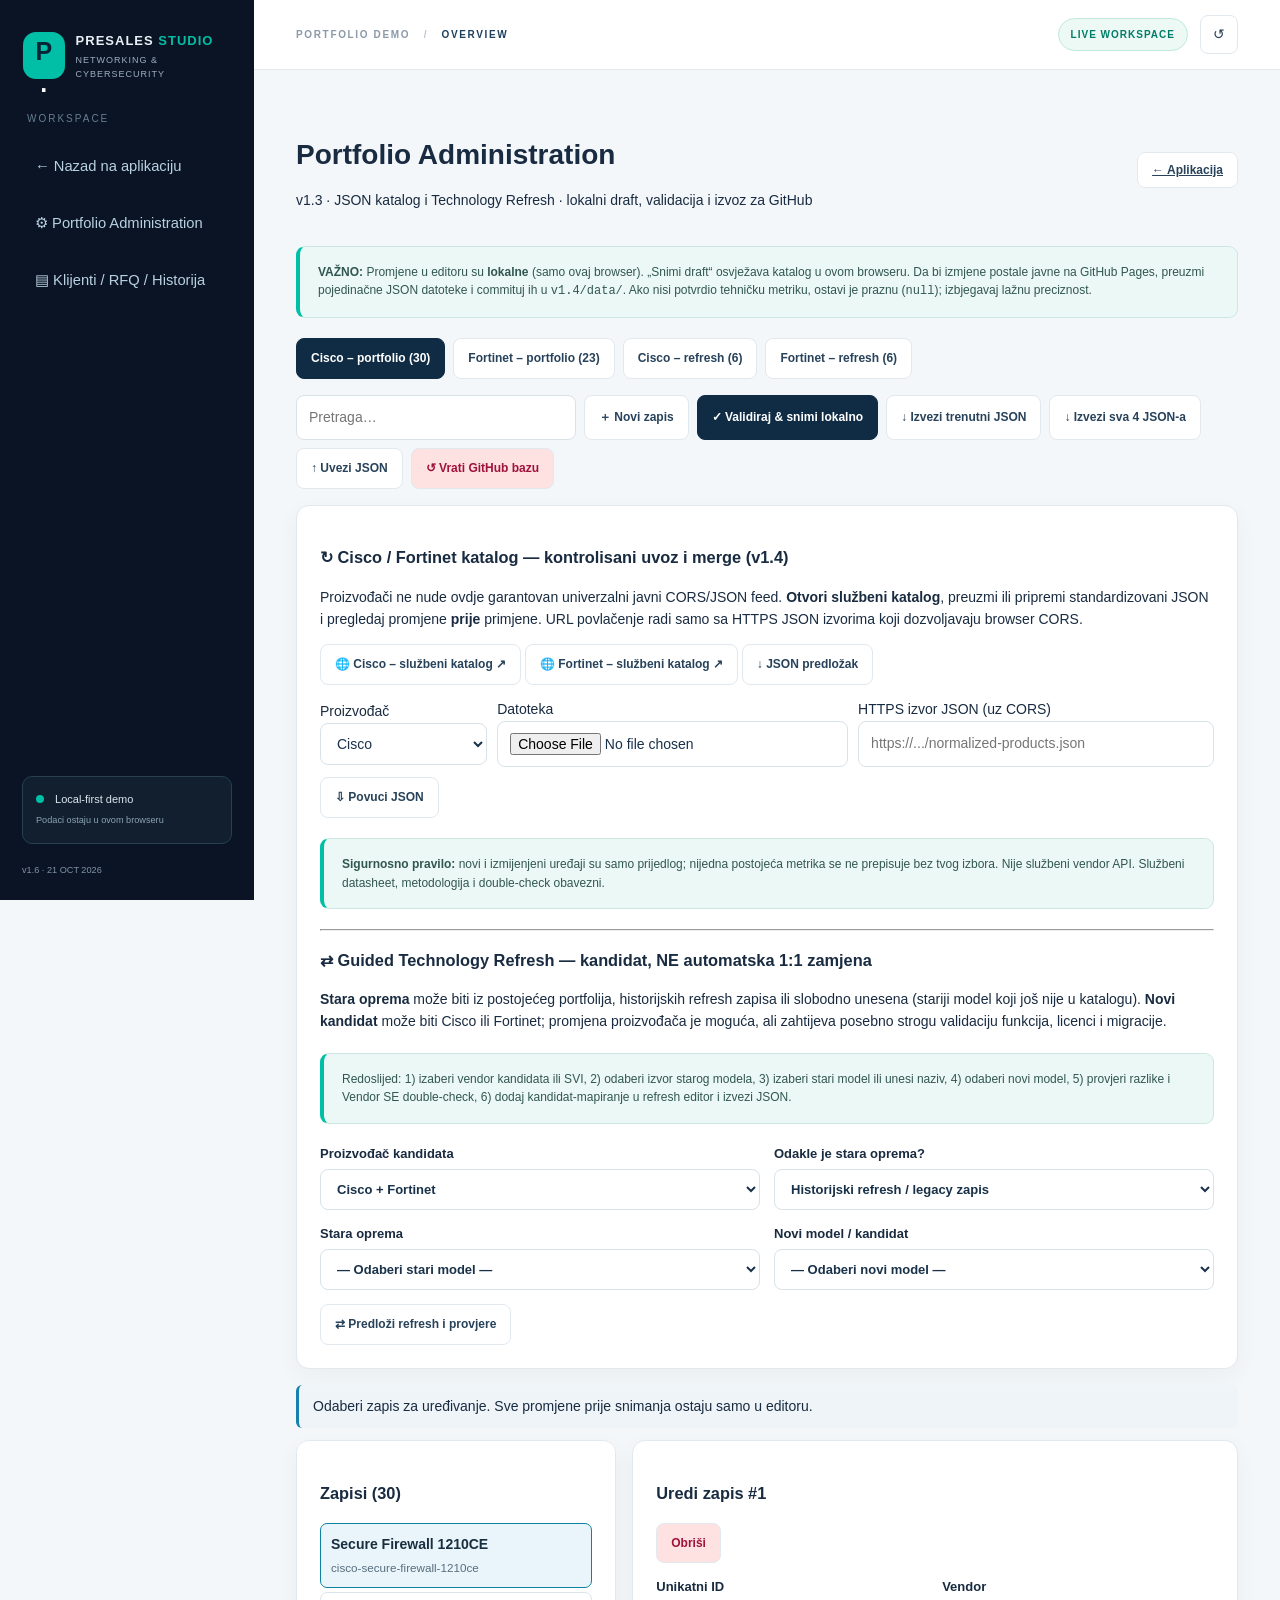
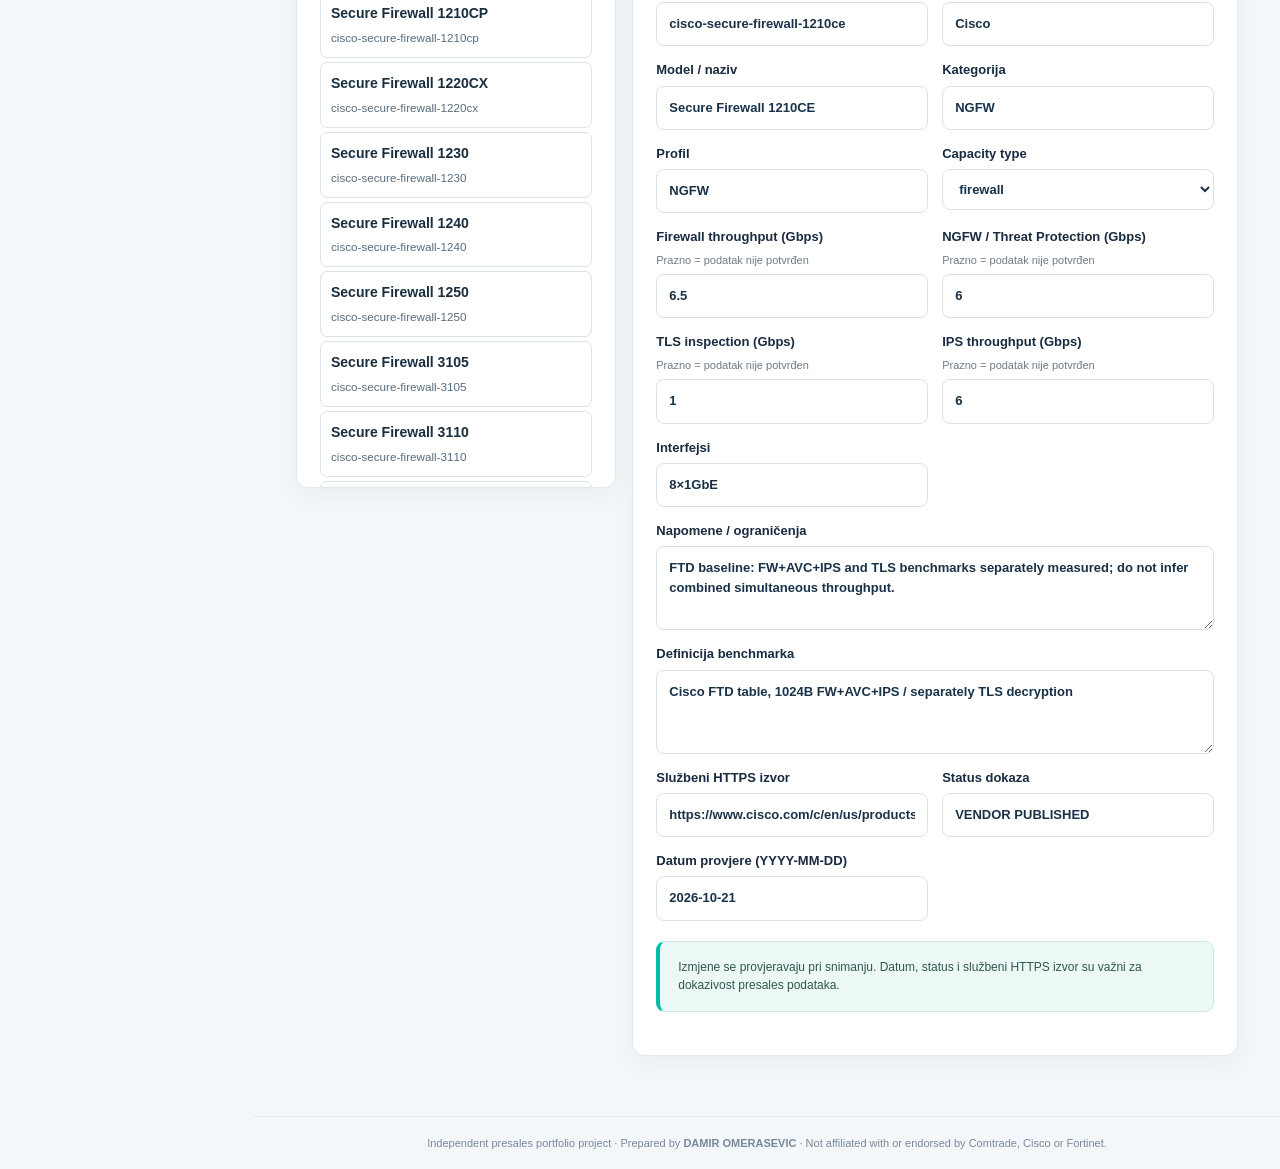
<file: v1.6/admin.html>
<!doctype html>
<html lang="bs"><head>
<meta charset="utf-8"><meta name="viewport" content="width=device-width,initial-scale=1">
<meta name="description" content="Cisco & Fortinet presales demo: discovery, sizing, solution shortlist, refresh, BOM and quality gate.">
<title>Portfolio Administration | Presales Studio</title><link rel="stylesheet" href="styles.css">
</head><body>
<div class="shell">
<aside class="sidebar" id="sidebar">
  <div class="brand"><span class="brandmark">P<span>·</span></span><div><strong>PRESALES <em>STUDIO</em></strong><small>NETWORKING & CYBERSECURITY</small></div></div>
  <div class="nav-caption">WORKSPACE</div>
  <nav id="nav" aria-label="Administracija"><a class="admin-nav-link" href="./">← Nazad na aplikaciju</a><a class="admin-nav-link" href="admin.html">⚙ Portfolio Administration</a><a class="admin-nav-link" href="crm.html">▤ Klijenti / RFQ / Historija</a></nav>
  <div class="side-bottom"><div class="side-status"><span class="pulse"></span> Local-first demo <br><small>Podaci ostaju u ovom browseru</small></div>
   <small>v1.6 · 21 OCT 2026</small>
  </div>
</aside>
<div class="appcol">
<header class="topbar">
 <button class="mobile-toggle" id="menuToggle" aria-label="Prikaži meni">☰</button>
 <span class="breadcrumbs">PORTFOLIO DEMO <b>/</b> <span id="currentSection">OVERVIEW</span></span>
 <div class="top-actions"><span class="pill" id="demoLabel">LIVE WORKSPACE</span><button class="icon-btn" id="resetBtn" title="Reset projekta">↺</button></div>
</header>
<main id="main" tabindex="-1"></main>
<footer class="footer">Independent presales portfolio project · Prepared by <strong>DAMIR OMERASEVIC</strong> · Not affiliated with or endorsed by Comtrade, Cisco or Fortinet.</footer>
</div></div>
<div id="toast" role="status" aria-live="polite"></div>
<script src="data.js"></script><script src="catalog-loader.js"></script></body></html>
</file>
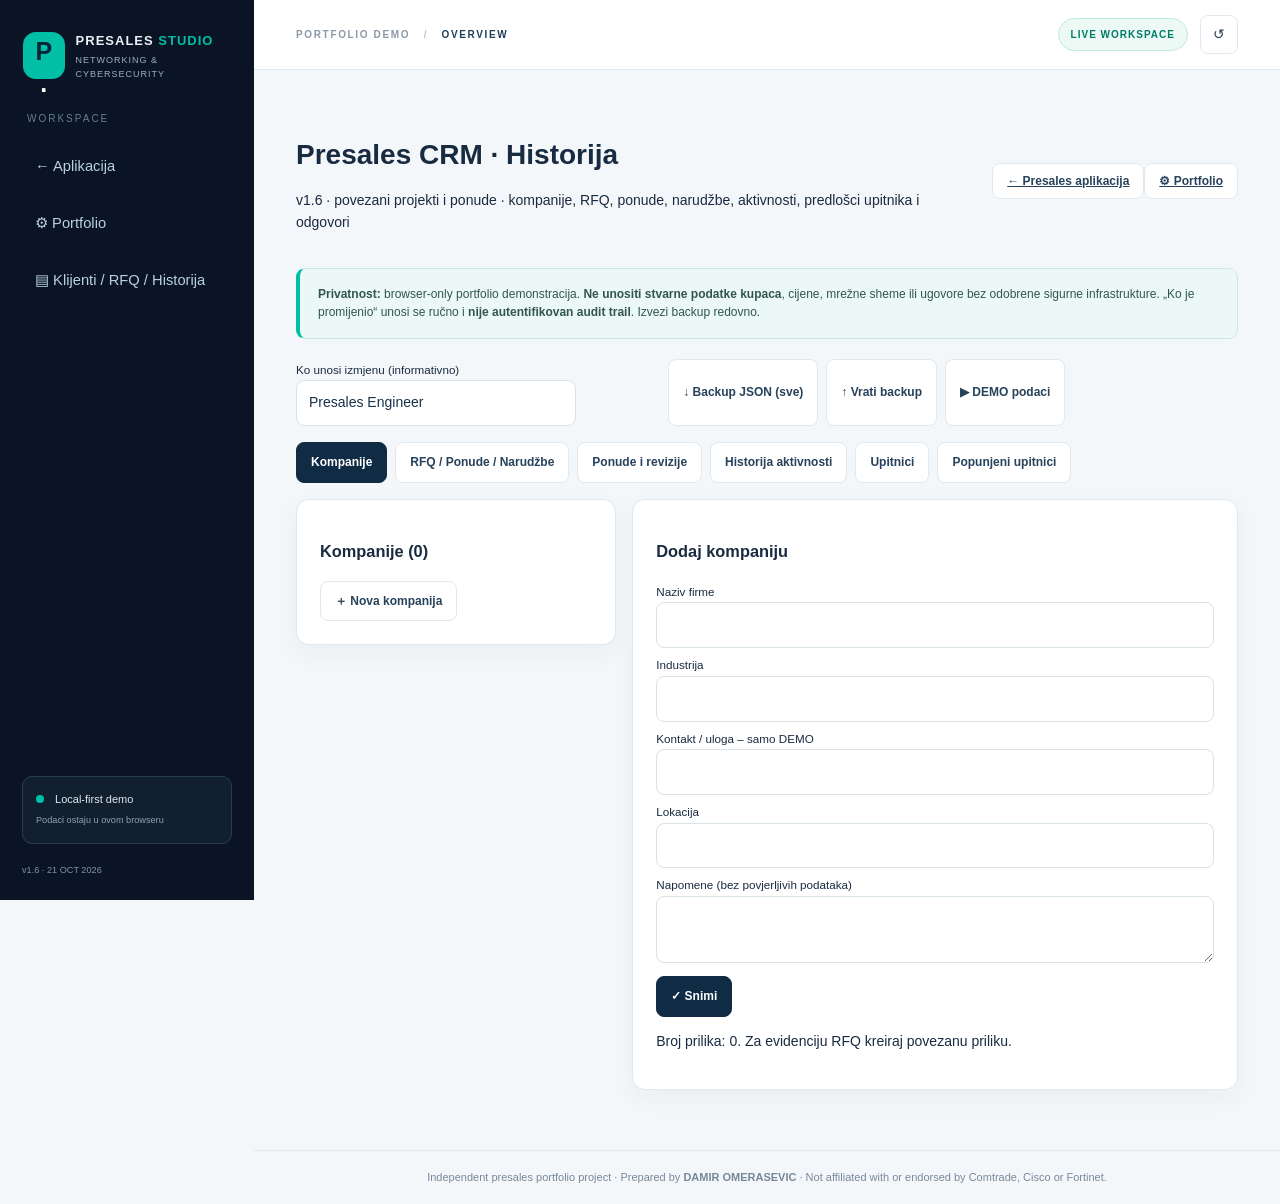
<file: v1.6/crm.html>
<!doctype html>
<html lang="bs"><head>
<meta charset="utf-8"><meta name="viewport" content="width=device-width,initial-scale=1">
<meta name="description" content="Cisco & Fortinet presales demo: discovery, sizing, solution shortlist, refresh, BOM and quality gate.">
<title>CRM & Presales Historija | Presales Studio v1.6</title><link rel="stylesheet" href="styles.css">
</head><body>
<div class="shell">
<aside class="sidebar" id="sidebar">
  <div class="brand"><span class="brandmark">P<span>·</span></span><div><strong>PRESALES <em>STUDIO</em></strong><small>NETWORKING & CYBERSECURITY</small></div></div>
  <div class="nav-caption">WORKSPACE</div>
  <nav id="nav" aria-label="Administracija"><a class="admin-nav-link" href="./">← Aplikacija</a><a class="admin-nav-link" href="admin.html">⚙ Portfolio</a><a class="admin-nav-link" href="crm.html">▤ Klijenti / RFQ / Historija</a></nav>
  <div class="side-bottom"><div class="side-status"><span class="pulse"></span> Local-first demo <br><small>Podaci ostaju u ovom browseru</small></div>
   <small>v1.6 · 21 OCT 2026</small>
  </div>
</aside>
<div class="appcol">
<header class="topbar">
 <button class="mobile-toggle" id="menuToggle" aria-label="Prikaži meni">☰</button>
 <span class="breadcrumbs">PORTFOLIO DEMO <b>/</b> <span id="currentSection">OVERVIEW</span></span>
 <div class="top-actions"><span class="pill" id="demoLabel">LIVE WORKSPACE</span><button class="icon-btn" id="resetBtn" title="Reset projekta">↺</button></div>
</header>
<main id="main" tabindex="-1"></main>
<footer class="footer">Independent presales portfolio project · Prepared by <strong>DAMIR OMERASEVIC</strong> · Not affiliated with or endorsed by Comtrade, Cisco or Fortinet.</footer>
</div></div>
<div id="toast" role="status" aria-live="polite"></div>
<script src="crm.js"></script></body></html>
</file>
<file: styles.css>
/* =============================================================================
 * Presales Studio | Author: DAMIR OMERASEVIC | 2026
 * Purpose: Responsive, accessible presales interview demonstration.
 * Status : Independent portfolio demo (not Comtrade proprietary software).
 * ============================================================================= */
:root{--navy:#0a1424;--navy2:#111f31;--teal:#00bfa6;--ink:#192b40;--sub:#617287;--line:#e1e8ee;--bg:#f4f7fa;--white:#fff;--shadow:0 8px 24px rgba(19,37,55,.045)}
*{box-sizing:border-box}html{scroll-behavior:smooth}body{margin:0;font:14px/1.55 Inter,"Segoe UI",Arial,sans-serif;color:var(--ink);background:var(--bg)}
button,input,textarea,select{font:inherit}button{cursor:pointer}a{color:#086c93}a:hover{text-decoration:underline}
.shell{display:flex;min-height:100vh}.sidebar{width:254px;flex-shrink:0;background:var(--navy);color:#e9f0f5;display:flex;flex-direction:column;position:sticky;height:100vh;top:0;z-index:5}.brand{display:flex;align-items:center;gap:11px;padding:30px 23px 29px}.brandmark{background:var(--teal);color:#082537;border-radius:13px;font-size:25px;font-weight:850;height:47px;width:47px;display:grid;place-items:center}.brandmark span{color:#fff}.brand strong{font-size:13px;letter-spacing:1px}.brand em{font-style:normal;color:var(--teal)}.brand small{display:block;font-size:9px;letter-spacing:1px;margin-top:2px;color:#9dafc0}.nav-caption{font-size:10px;letter-spacing:2px;color:#667e93;padding:0 27px 14px}nav{display:grid;gap:4px;padding:0 11px}nav button{border:0;background:transparent;color:#a9bac8;border-radius:9px;padding:12px 13px;text-align:left;font-size:13px;display:flex;gap:13px;align-items:center}nav button span{font-size:20px;line-height:1;width:23px;text-align:center}nav button:hover{background:#172b40;color:#fff}nav button.active{background:#153b49;color:#fff;box-shadow:inset 3px 0 0 var(--teal)}.side-bottom{margin-top:auto;padding:22px;color:#8295a8;font-size:11px}.side-status{border:1px solid #264050;background:#111f2f;border-radius:10px;padding:13px;color:#dce8f0;margin-bottom:17px;line-height:1.8}.pulse{display:inline-block;background:var(--teal);width:8px;height:8px;border-radius:50%;margin-right:8px}.side-status small{color:#8ba3b4}.appcol{flex:1;min-width:0;display:flex;flex-direction:column}.topbar{background:#fff;border-bottom:1px solid var(--line);height:70px;display:flex;align-items:center;justify-content:space-between;padding:0 42px;gap:15px}.breadcrumbs{font-size:10px;color:#8b99a8;letter-spacing:1.65px;font-weight:700}.breadcrumbs b{padding:0 9px;color:#bac5cf}.breadcrumbs span{color:#1f405d}.top-actions{display:flex;gap:12px;align-items:center}.pill{font-size:10px;letter-spacing:1px;font-weight:800;background:#ecf9f5;color:#007c67;border:1px solid #bfe9de;border-radius:40px;padding:8px 12px}.pill.demo{background:#fff5df;color:#8f6110;border-color:#f8d78d}.icon-btn,.mobile-toggle{background:#fff;color:#2b4158;border:1px solid var(--line);border-radius:8px;padding:8px 12px}.mobile-toggle{display:none}
main{padding:34px 42px 60px;max-width:1530px;width:100%;margin:0 auto;flex:1}.footer{text-align:center;font-size:11px;color:#77889a;padding:18px 24px;border-top:1px solid #e2e9ee}.pagehead{display:flex;justify-content:space-between;align-items:flex-start;gap:20px;margin-bottom:28px}.eyebrow{font-size:10px;letter-spacing:2px;color:#009883;font-weight:800;margin-bottom:7px}.pagehead h1{margin:0;font-size:31px;letter-spacing:-1.1px;line-height:1.25}.pagehead p{margin:9px 0 0;color:var(--sub);max-width:780px}.btnrow{display:flex;gap:9px;flex-wrap:wrap}.btn{border:1px solid var(--line);border-radius:8px;padding:10px 14px;font-size:12px;font-weight:700;white-space:nowrap;background:white;color:#27425a}.btn.primary{background:#102c45;color:#fff;border-color:#102c45}.btn.accent{background:var(--teal);color:#06382f;border-color:var(--teal)}.btn.warn{color:#ae4444}.btn:hover{filter:brightness(.96);text-decoration:none}.card{background:#fff;border:1px solid var(--line);border-radius:13px;box-shadow:var(--shadow);padding:23px}.grid{display:grid;gap:18px}.grid.cols4{grid-template-columns:repeat(4,minmax(0,1fr))}.grid.cols2{grid-template-columns:repeat(2,minmax(0,1fr))}.grid.cols3{grid-template-columns:repeat(3,minmax(0,1fr))}.kpi{position:relative;min-height:137px;overflow:hidden}.kpi:after{content:'';position:absolute;top:23px;right:25px;width:42px;height:42px;border-radius:50%;background:#eaf5f4}.kpi .label{font-size:11px;color:var(--sub);letter-spacing:.3px;font-weight:650}.kpi .number{font-size:32px;font-weight:800;margin-top:12px;letter-spacing:-1.4px;line-height:1.1}.kpi .hint{font-size:11px;color:#7b8c9d;margin-top:10px}.sectiontitle{display:flex;justify-content:space-between;align-items:center;gap:10px;margin:32px 0 15px}.sectiontitle h2{font-size:17px;letter-spacing:-.3px;margin:0}.subtle{color:var(--sub);font-size:12px}.steps{display:grid;grid-template-columns:repeat(6,1fr);gap:10px}.step{border:1px solid var(--line);border-radius:11px;background:#fff;padding:16px;min-height:130px;text-align:left}.step:hover{border-color:#1fbcab}.step .index{font-size:10px;color:#1ca994;font-weight:800}.step strong{display:block;margin:9px 0 5px;font-size:13px}.step small{color:#8191a0;font-size:11px}.notice{background:#ecf8f5;border:1px solid #cbe8e0;border-left:4px solid var(--teal);border-radius:9px;padding:16px 18px;margin:20px 0;color:#315650;font-size:12px}.notice.warning{background:#fff8eb;border-color:#f2ddba;border-left-color:#dea436;color:#66502d}.notice.danger{background:#fff1ef;border-color:#f1cdca;border-left-color:#bd5348;color:#754844}.field{display:flex;flex-direction:column;gap:6px}.field label,.field>label{font-size:11px;font-weight:750;color:#455c70}.input,select,textarea{border:1px solid #d8e2e9;background:#fff;border-radius:8px;padding:11px 12px;min-height:41px;width:100%;color:#193249;outline-color:#11a995}.input:focus,select:focus,textarea:focus{border-color:#18ae9a;box-shadow:0 0 0 3px #d6f5ed}textarea{resize:vertical;min-height:78px}.formgrid{display:grid;grid-template-columns:repeat(3,minmax(0,1fr));gap:15px}.vendor-tabs{display:flex;gap:7px}.vendor-tabs .btn.selected{background:#0e3649;color:#fff}.progressbar{height:8px;border-radius:100px;background:#e7eef2;overflow:hidden}.progressbar>div{height:100%;background:var(--teal);border-radius:100px;transition:width .2s}.toolbar{display:flex;gap:11px;flex-wrap:wrap;align-items:center;justify-content:space-between;margin-bottom:15px}.toolbar .left{display:flex;gap:9px;align-items:center;flex-wrap:wrap}.toolbar input{width:240px}.tablewrap{overflow-x:auto;border:1px solid var(--line);border-radius:11px;background:#fff}table{width:100%;border-collapse:collapse;min-width:760px;font-size:12px}thead th{text-align:left;background:#eff4f7;color:#536b7d;padding:13px 14px;font-size:10px;text-transform:uppercase;letter-spacing:.65px;white-space:nowrap}tbody td{padding:13px 14px;border-top:1px solid #ecf1f4;vertical-align:top}tbody tr:hover{background:#fafcfd}td input,td select,td textarea{min-width:90px;font-size:12px}td textarea{min-width:240px;min-height:60px}.badge{display:inline-block;font-size:10px;font-weight:800;padding:4px 8px;border-radius:5px;background:#eaf0f4;color:#587084;white-space:nowrap}.badge.ok{background:#e2f5ed;color:#0b8562}.badge.caution{background:#fff1d9;color:#96620b}.badge.danger{background:#fbe9e6;color:#ae453a}.source{font-size:11px;word-break:break-word}.muted{color:var(--sub)}.numberBig{font-size:35px;font-weight:800;color:#102a44;line-height:1.2}.helper{font-size:11px;color:#8696a4;margin-top:6px}.summary-box{background:#f0f7f8;border:1px solid #d8eaec;border-radius:11px;padding:19px}.formula{font-family:Consolas,monospace;font-size:12px;background:#11283c;color:#d5f9ee;padding:15px;border-radius:9px;white-space:pre-wrap}.dot{display:inline-block;width:8px;height:8px;border-radius:50%;margin-right:6px;background:#c0cad0}.dot.green{background:#17ae90}.dot.red{background:#c9574e}.empty{text-align:center;padding:40px;color:var(--sub)}#toast{position:fixed;bottom:22px;right:22px;background:#142e41;color:#fff;border-radius:9px;padding:12px 17px;z-index:20;display:none;box-shadow:0 8px 30px #142e4140;font-size:12px}.print-only{display:none}.terms{font-size:11px;color:#8293a1;line-height:1.6}.split{display:grid;grid-template-columns:1.5fr 1fr;gap:17px}.list-clean{padding:0;list-style:none}.list-clean li{padding:10px 0;border-bottom:1px solid #eef2f5}.tagline{font-size:14px;font-weight:600;max-width:650px}
@media(max-width:1200px){.grid.cols4{grid-template-columns:repeat(2,1fr)}.steps{grid-template-columns:repeat(3,1fr)}.split{grid-template-columns:1fr}.topbar,main{padding-left:25px;padding-right:25px}}
@media(max-width:830px){.sidebar{position:fixed;left:-270px;transition:left .2s}.sidebar.open{left:0}.mobile-toggle{display:block}.pagehead{flex-direction:column}.grid.cols2,.grid.cols3,.formgrid{grid-template-columns:1fr}.steps{grid-template-columns:repeat(2,1fr)}main{padding:24px 16px}.topbar{padding:0 16px}.pagehead h1{font-size:25px}.breadcrumbs{display:none}}
@media(max-width:520px){.grid.cols4,.steps{grid-template-columns:1fr}.btnrow{width:100%}.btn{flex:1}.card{padding:17px}.pill{font-size:9px}}
@media print{.sidebar,.topbar,.footer,.btnrow,.toolbar button,.no-print{display:none!important}main{padding:10px}.appcol{width:100%}.card,.tablewrap{box-shadow:none;break-inside:avoid}body{background:white}table{font-size:10px;min-width:0}.pagehead h1{font-size:22px}.print-only{display:block}}
</file>
<file: v1.2/styles.css>
/* =============================================================================
 * Presales Studio | Author: DAMIR OMERASEVIC | 2026
 * Purpose: Responsive, accessible presales interview demonstration.
 * Status : Independent portfolio demo (not Comtrade proprietary software).
 * ============================================================================= */
:root{--navy:#0a1424;--navy2:#111f31;--teal:#00bfa6;--ink:#192b40;--sub:#617287;--line:#e1e8ee;--bg:#f4f7fa;--white:#fff;--shadow:0 8px 24px rgba(19,37,55,.045)}
*{box-sizing:border-box}html{scroll-behavior:smooth}body{margin:0;font:14px/1.55 Inter,"Segoe UI",Arial,sans-serif;color:var(--ink);background:var(--bg)}
button,input,textarea,select{font:inherit}button{cursor:pointer}a{color:#086c93}a:hover{text-decoration:underline}
.shell{display:flex;min-height:100vh}.sidebar{width:254px;flex-shrink:0;background:var(--navy);color:#e9f0f5;display:flex;flex-direction:column;position:sticky;height:100vh;top:0;z-index:5}.brand{display:flex;align-items:center;gap:11px;padding:30px 23px 29px}.brandmark{background:var(--teal);color:#082537;border-radius:13px;font-size:25px;font-weight:850;height:47px;width:47px;display:grid;place-items:center}.brandmark span{color:#fff}.brand strong{font-size:13px;letter-spacing:1px}.brand em{font-style:normal;color:var(--teal)}.brand small{display:block;font-size:9px;letter-spacing:1px;margin-top:2px;color:#9dafc0}.nav-caption{font-size:10px;letter-spacing:2px;color:#667e93;padding:0 27px 14px}nav{display:grid;gap:4px;padding:0 11px}nav button{border:0;background:transparent;color:#a9bac8;border-radius:9px;padding:12px 13px;text-align:left;font-size:13px;display:flex;gap:13px;align-items:center}nav button span{font-size:20px;line-height:1;width:23px;text-align:center}nav button:hover{background:#172b40;color:#fff}nav button.active{background:#153b49;color:#fff;box-shadow:inset 3px 0 0 var(--teal)}.side-bottom{margin-top:auto;padding:22px;color:#8295a8;font-size:11px}.side-status{border:1px solid #264050;background:#111f2f;border-radius:10px;padding:13px;color:#dce8f0;margin-bottom:17px;line-height:1.8}.pulse{display:inline-block;background:var(--teal);width:8px;height:8px;border-radius:50%;margin-right:8px}.side-status small{color:#8ba3b4}.appcol{flex:1;min-width:0;display:flex;flex-direction:column}.topbar{background:#fff;border-bottom:1px solid var(--line);height:70px;display:flex;align-items:center;justify-content:space-between;padding:0 42px;gap:15px}.breadcrumbs{font-size:10px;color:#8b99a8;letter-spacing:1.65px;font-weight:700}.breadcrumbs b{padding:0 9px;color:#bac5cf}.breadcrumbs span{color:#1f405d}.top-actions{display:flex;gap:12px;align-items:center}.pill{font-size:10px;letter-spacing:1px;font-weight:800;background:#ecf9f5;color:#007c67;border:1px solid #bfe9de;border-radius:40px;padding:8px 12px}.pill.demo{background:#fff5df;color:#8f6110;border-color:#f8d78d}.icon-btn,.mobile-toggle{background:#fff;color:#2b4158;border:1px solid var(--line);border-radius:8px;padding:8px 12px}.mobile-toggle{display:none}
main{padding:34px 42px 60px;max-width:1530px;width:100%;margin:0 auto;flex:1}.footer{text-align:center;font-size:11px;color:#77889a;padding:18px 24px;border-top:1px solid #e2e9ee}.pagehead{display:flex;justify-content:space-between;align-items:flex-start;gap:20px;margin-bottom:28px}.eyebrow{font-size:10px;letter-spacing:2px;color:#009883;font-weight:800;margin-bottom:7px}.pagehead h1{margin:0;font-size:31px;letter-spacing:-1.1px;line-height:1.25}.pagehead p{margin:9px 0 0;color:var(--sub);max-width:780px}.btnrow{display:flex;gap:9px;flex-wrap:wrap}.btn{border:1px solid var(--line);border-radius:8px;padding:10px 14px;font-size:12px;font-weight:700;white-space:nowrap;background:white;color:#27425a}.btn.primary{background:#102c45;color:#fff;border-color:#102c45}.btn.accent{background:var(--teal);color:#06382f;border-color:var(--teal)}.btn.warn{color:#ae4444}.btn:hover{filter:brightness(.96);text-decoration:none}.card{background:#fff;border:1px solid var(--line);border-radius:13px;box-shadow:var(--shadow);padding:23px}.grid{display:grid;gap:18px}.grid.cols4{grid-template-columns:repeat(4,minmax(0,1fr))}.grid.cols2{grid-template-columns:repeat(2,minmax(0,1fr))}.grid.cols3{grid-template-columns:repeat(3,minmax(0,1fr))}.kpi{position:relative;min-height:137px;overflow:hidden}.kpi:after{content:'';position:absolute;top:23px;right:25px;width:42px;height:42px;border-radius:50%;background:#eaf5f4}.kpi .label{font-size:11px;color:var(--sub);letter-spacing:.3px;font-weight:650}.kpi .number{font-size:32px;font-weight:800;margin-top:12px;letter-spacing:-1.4px;line-height:1.1}.kpi .hint{font-size:11px;color:#7b8c9d;margin-top:10px}.sectiontitle{display:flex;justify-content:space-between;align-items:center;gap:10px;margin:32px 0 15px}.sectiontitle h2{font-size:17px;letter-spacing:-.3px;margin:0}.subtle{color:var(--sub);font-size:12px}.steps{display:grid;grid-template-columns:repeat(6,1fr);gap:10px}.step{border:1px solid var(--line);border-radius:11px;background:#fff;padding:16px;min-height:130px;text-align:left}.step:hover{border-color:#1fbcab}.step .index{font-size:10px;color:#1ca994;font-weight:800}.step strong{display:block;margin:9px 0 5px;font-size:13px}.step small{color:#8191a0;font-size:11px}.notice{background:#ecf8f5;border:1px solid #cbe8e0;border-left:4px solid var(--teal);border-radius:9px;padding:16px 18px;margin:20px 0;color:#315650;font-size:12px}.notice.warning{background:#fff8eb;border-color:#f2ddba;border-left-color:#dea436;color:#66502d}.notice.danger{background:#fff1ef;border-color:#f1cdca;border-left-color:#bd5348;color:#754844}.field{display:flex;flex-direction:column;gap:6px}.field label,.field>label{font-size:11px;font-weight:750;color:#455c70}.input,select,textarea{border:1px solid #d8e2e9;background:#fff;border-radius:8px;padding:11px 12px;min-height:41px;width:100%;color:#193249;outline-color:#11a995}.input:focus,select:focus,textarea:focus{border-color:#18ae9a;box-shadow:0 0 0 3px #d6f5ed}textarea{resize:vertical;min-height:78px}.formgrid{display:grid;grid-template-columns:repeat(3,minmax(0,1fr));gap:15px}.vendor-tabs{display:flex;gap:7px}.vendor-tabs .btn.selected{background:#0e3649;color:#fff}.progressbar{height:8px;border-radius:100px;background:#e7eef2;overflow:hidden}.progressbar>div{height:100%;background:var(--teal);border-radius:100px;transition:width .2s}.toolbar{display:flex;gap:11px;flex-wrap:wrap;align-items:center;justify-content:space-between;margin-bottom:15px}.toolbar .left{display:flex;gap:9px;align-items:center;flex-wrap:wrap}.toolbar input{width:240px}.tablewrap{overflow-x:auto;border:1px solid var(--line);border-radius:11px;background:#fff}table{width:100%;border-collapse:collapse;min-width:760px;font-size:12px}thead th{text-align:left;background:#eff4f7;color:#536b7d;padding:13px 14px;font-size:10px;text-transform:uppercase;letter-spacing:.65px;white-space:nowrap}tbody td{padding:13px 14px;border-top:1px solid #ecf1f4;vertical-align:top}tbody tr:hover{background:#fafcfd}td input,td select,td textarea{min-width:90px;font-size:12px}td textarea{min-width:240px;min-height:60px}.badge{display:inline-block;font-size:10px;font-weight:800;padding:4px 8px;border-radius:5px;background:#eaf0f4;color:#587084;white-space:nowrap}.badge.ok{background:#e2f5ed;color:#0b8562}.badge.caution{background:#fff1d9;color:#96620b}.badge.danger{background:#fbe9e6;color:#ae453a}.source{font-size:11px;word-break:break-word}.muted{color:var(--sub)}.numberBig{font-size:35px;font-weight:800;color:#102a44;line-height:1.2}.helper{font-size:11px;color:#8696a4;margin-top:6px}.summary-box{background:#f0f7f8;border:1px solid #d8eaec;border-radius:11px;padding:19px}.formula{font-family:Consolas,monospace;font-size:12px;background:#11283c;color:#d5f9ee;padding:15px;border-radius:9px;white-space:pre-wrap}.dot{display:inline-block;width:8px;height:8px;border-radius:50%;margin-right:6px;background:#c0cad0}.dot.green{background:#17ae90}.dot.red{background:#c9574e}.empty{text-align:center;padding:40px;color:var(--sub)}#toast{position:fixed;bottom:22px;right:22px;background:#142e41;color:#fff;border-radius:9px;padding:12px 17px;z-index:20;display:none;box-shadow:0 8px 30px #142e4140;font-size:12px}.print-only{display:none}.terms{font-size:11px;color:#8293a1;line-height:1.6}.split{display:grid;grid-template-columns:1.5fr 1fr;gap:17px}.list-clean{padding:0;list-style:none}.list-clean li{padding:10px 0;border-bottom:1px solid #eef2f5}.tagline{font-size:14px;font-weight:600;max-width:650px}
@media(max-width:1200px){.grid.cols4{grid-template-columns:repeat(2,1fr)}.steps{grid-template-columns:repeat(3,1fr)}.split{grid-template-columns:1fr}.topbar,main{padding-left:25px;padding-right:25px}}
@media(max-width:830px){.sidebar{position:fixed;left:-270px;transition:left .2s}.sidebar.open{left:0}.mobile-toggle{display:block}.pagehead{flex-direction:column}.grid.cols2,.grid.cols3,.formgrid{grid-template-columns:1fr}.steps{grid-template-columns:repeat(2,1fr)}main{padding:24px 16px}.topbar{padding:0 16px}.pagehead h1{font-size:25px}.breadcrumbs{display:none}}
@media(max-width:520px){.grid.cols4,.steps{grid-template-columns:1fr}.btnrow{width:100%}.btn{flex:1}.card{padding:17px}.pill{font-size:9px}}
@media print{.sidebar,.topbar,.footer,.btnrow,.toolbar button,.no-print{display:none!important}main{padding:10px}.appcol{width:100%}.card,.tablewrap{box-shadow:none;break-inside:avoid}body{background:white}table{font-size:10px;min-width:0}.pagehead h1{font-size:22px}.print-only{display:block}}
</file>
<file: v1.3/styles.css>
/* =============================================================================
 * Presales Studio | Author: DAMIR OMERASEVIC | 2026
 * Purpose: Responsive, accessible presales interview demonstration.
 * Status : Independent portfolio demo (not Comtrade proprietary software).
 * ============================================================================= */
:root{--navy:#0a1424;--navy2:#111f31;--teal:#00bfa6;--ink:#192b40;--sub:#617287;--line:#e1e8ee;--bg:#f4f7fa;--white:#fff;--shadow:0 8px 24px rgba(19,37,55,.045)}
*{box-sizing:border-box}html{scroll-behavior:smooth}body{margin:0;font:14px/1.55 Inter,"Segoe UI",Arial,sans-serif;color:var(--ink);background:var(--bg)}
button,input,textarea,select{font:inherit}button{cursor:pointer}a{color:#086c93}a:hover{text-decoration:underline}
.shell{display:flex;min-height:100vh}.sidebar{width:254px;flex-shrink:0;background:var(--navy);color:#e9f0f5;display:flex;flex-direction:column;position:sticky;height:100vh;top:0;z-index:5}.brand{display:flex;align-items:center;gap:11px;padding:30px 23px 29px}.brandmark{background:var(--teal);color:#082537;border-radius:13px;font-size:25px;font-weight:850;height:47px;width:47px;display:grid;place-items:center}.brandmark span{color:#fff}.brand strong{font-size:13px;letter-spacing:1px}.brand em{font-style:normal;color:var(--teal)}.brand small{display:block;font-size:9px;letter-spacing:1px;margin-top:2px;color:#9dafc0}.nav-caption{font-size:10px;letter-spacing:2px;color:#667e93;padding:0 27px 14px}nav{display:grid;gap:4px;padding:0 11px}nav button{border:0;background:transparent;color:#a9bac8;border-radius:9px;padding:12px 13px;text-align:left;font-size:13px;display:flex;gap:13px;align-items:center}nav button span{font-size:20px;line-height:1;width:23px;text-align:center}nav button:hover{background:#172b40;color:#fff}nav button.active{background:#153b49;color:#fff;box-shadow:inset 3px 0 0 var(--teal)}.side-bottom{margin-top:auto;padding:22px;color:#8295a8;font-size:11px}.side-status{border:1px solid #264050;background:#111f2f;border-radius:10px;padding:13px;color:#dce8f0;margin-bottom:17px;line-height:1.8}.pulse{display:inline-block;background:var(--teal);width:8px;height:8px;border-radius:50%;margin-right:8px}.side-status small{color:#8ba3b4}.appcol{flex:1;min-width:0;display:flex;flex-direction:column}.topbar{background:#fff;border-bottom:1px solid var(--line);height:70px;display:flex;align-items:center;justify-content:space-between;padding:0 42px;gap:15px}.breadcrumbs{font-size:10px;color:#8b99a8;letter-spacing:1.65px;font-weight:700}.breadcrumbs b{padding:0 9px;color:#bac5cf}.breadcrumbs span{color:#1f405d}.top-actions{display:flex;gap:12px;align-items:center}.pill{font-size:10px;letter-spacing:1px;font-weight:800;background:#ecf9f5;color:#007c67;border:1px solid #bfe9de;border-radius:40px;padding:8px 12px}.pill.demo{background:#fff5df;color:#8f6110;border-color:#f8d78d}.icon-btn,.mobile-toggle{background:#fff;color:#2b4158;border:1px solid var(--line);border-radius:8px;padding:8px 12px}.mobile-toggle{display:none}
main{padding:34px 42px 60px;max-width:1530px;width:100%;margin:0 auto;flex:1}.footer{text-align:center;font-size:11px;color:#77889a;padding:18px 24px;border-top:1px solid #e2e9ee}.pagehead{display:flex;justify-content:space-between;align-items:flex-start;gap:20px;margin-bottom:28px}.eyebrow{font-size:10px;letter-spacing:2px;color:#009883;font-weight:800;margin-bottom:7px}.pagehead h1{margin:0;font-size:31px;letter-spacing:-1.1px;line-height:1.25}.pagehead p{margin:9px 0 0;color:var(--sub);max-width:780px}.btnrow{display:flex;gap:9px;flex-wrap:wrap}.btn{border:1px solid var(--line);border-radius:8px;padding:10px 14px;font-size:12px;font-weight:700;white-space:nowrap;background:white;color:#27425a}.btn.primary{background:#102c45;color:#fff;border-color:#102c45}.btn.accent{background:var(--teal);color:#06382f;border-color:var(--teal)}.btn.warn{color:#ae4444}.btn:hover{filter:brightness(.96);text-decoration:none}.card{background:#fff;border:1px solid var(--line);border-radius:13px;box-shadow:var(--shadow);padding:23px}.grid{display:grid;gap:18px}.grid.cols4{grid-template-columns:repeat(4,minmax(0,1fr))}.grid.cols2{grid-template-columns:repeat(2,minmax(0,1fr))}.grid.cols3{grid-template-columns:repeat(3,minmax(0,1fr))}.kpi{position:relative;min-height:137px;overflow:hidden}.kpi:after{content:'';position:absolute;top:23px;right:25px;width:42px;height:42px;border-radius:50%;background:#eaf5f4}.kpi .label{font-size:11px;color:var(--sub);letter-spacing:.3px;font-weight:650}.kpi .number{font-size:32px;font-weight:800;margin-top:12px;letter-spacing:-1.4px;line-height:1.1}.kpi .hint{font-size:11px;color:#7b8c9d;margin-top:10px}.sectiontitle{display:flex;justify-content:space-between;align-items:center;gap:10px;margin:32px 0 15px}.sectiontitle h2{font-size:17px;letter-spacing:-.3px;margin:0}.subtle{color:var(--sub);font-size:12px}.steps{display:grid;grid-template-columns:repeat(6,1fr);gap:10px}.step{border:1px solid var(--line);border-radius:11px;background:#fff;padding:16px;min-height:130px;text-align:left}.step:hover{border-color:#1fbcab}.step .index{font-size:10px;color:#1ca994;font-weight:800}.step strong{display:block;margin:9px 0 5px;font-size:13px}.step small{color:#8191a0;font-size:11px}.notice{background:#ecf8f5;border:1px solid #cbe8e0;border-left:4px solid var(--teal);border-radius:9px;padding:16px 18px;margin:20px 0;color:#315650;font-size:12px}.notice.warning{background:#fff8eb;border-color:#f2ddba;border-left-color:#dea436;color:#66502d}.notice.danger{background:#fff1ef;border-color:#f1cdca;border-left-color:#bd5348;color:#754844}.field{display:flex;flex-direction:column;gap:6px}.field label,.field>label{font-size:11px;font-weight:750;color:#455c70}.input,select,textarea{border:1px solid #d8e2e9;background:#fff;border-radius:8px;padding:11px 12px;min-height:41px;width:100%;color:#193249;outline-color:#11a995}.input:focus,select:focus,textarea:focus{border-color:#18ae9a;box-shadow:0 0 0 3px #d6f5ed}textarea{resize:vertical;min-height:78px}.formgrid{display:grid;grid-template-columns:repeat(3,minmax(0,1fr));gap:15px}.vendor-tabs{display:flex;gap:7px}.vendor-tabs .btn.selected{background:#0e3649;color:#fff}.progressbar{height:8px;border-radius:100px;background:#e7eef2;overflow:hidden}.progressbar>div{height:100%;background:var(--teal);border-radius:100px;transition:width .2s}.toolbar{display:flex;gap:11px;flex-wrap:wrap;align-items:center;justify-content:space-between;margin-bottom:15px}.toolbar .left{display:flex;gap:9px;align-items:center;flex-wrap:wrap}.toolbar input{width:240px}.tablewrap{overflow-x:auto;border:1px solid var(--line);border-radius:11px;background:#fff}table{width:100%;border-collapse:collapse;min-width:760px;font-size:12px}thead th{text-align:left;background:#eff4f7;color:#536b7d;padding:13px 14px;font-size:10px;text-transform:uppercase;letter-spacing:.65px;white-space:nowrap}tbody td{padding:13px 14px;border-top:1px solid #ecf1f4;vertical-align:top}tbody tr:hover{background:#fafcfd}td input,td select,td textarea{min-width:90px;font-size:12px}td textarea{min-width:240px;min-height:60px}.badge{display:inline-block;font-size:10px;font-weight:800;padding:4px 8px;border-radius:5px;background:#eaf0f4;color:#587084;white-space:nowrap}.badge.ok{background:#e2f5ed;color:#0b8562}.badge.caution{background:#fff1d9;color:#96620b}.badge.danger{background:#fbe9e6;color:#ae453a}.source{font-size:11px;word-break:break-word}.muted{color:var(--sub)}.numberBig{font-size:35px;font-weight:800;color:#102a44;line-height:1.2}.helper{font-size:11px;color:#8696a4;margin-top:6px}.summary-box{background:#f0f7f8;border:1px solid #d8eaec;border-radius:11px;padding:19px}.formula{font-family:Consolas,monospace;font-size:12px;background:#11283c;color:#d5f9ee;padding:15px;border-radius:9px;white-space:pre-wrap}.dot{display:inline-block;width:8px;height:8px;border-radius:50%;margin-right:6px;background:#c0cad0}.dot.green{background:#17ae90}.dot.red{background:#c9574e}.empty{text-align:center;padding:40px;color:var(--sub)}#toast{position:fixed;bottom:22px;right:22px;background:#142e41;color:#fff;border-radius:9px;padding:12px 17px;z-index:20;display:none;box-shadow:0 8px 30px #142e4140;font-size:12px}.print-only{display:none}.terms{font-size:11px;color:#8293a1;line-height:1.6}.split{display:grid;grid-template-columns:1.5fr 1fr;gap:17px}.list-clean{padding:0;list-style:none}.list-clean li{padding:10px 0;border-bottom:1px solid #eef2f5}.tagline{font-size:14px;font-weight:600;max-width:650px}
@media(max-width:1200px){.grid.cols4{grid-template-columns:repeat(2,1fr)}.steps{grid-template-columns:repeat(3,1fr)}.split{grid-template-columns:1fr}.topbar,main{padding-left:25px;padding-right:25px}}
@media(max-width:830px){.sidebar{position:fixed;left:-270px;transition:left .2s}.sidebar.open{left:0}.mobile-toggle{display:block}.pagehead{flex-direction:column}.grid.cols2,.grid.cols3,.formgrid{grid-template-columns:1fr}.steps{grid-template-columns:repeat(2,1fr)}main{padding:24px 16px}.topbar{padding:0 16px}.pagehead h1{font-size:25px}.breadcrumbs{display:none}}
@media(max-width:520px){.grid.cols4,.steps{grid-template-columns:1fr}.btnrow{width:100%}.btn{flex:1}.card{padding:17px}.pill{font-size:9px}}
@media print{.sidebar,.topbar,.footer,.btnrow,.toolbar button,.no-print{display:none!important}main{padding:10px}.appcol{width:100%}.card,.tablewrap{box-shadow:none;break-inside:avoid}body{background:white}table{font-size:10px;min-width:0}.pagehead h1{font-size:22px}.print-only{display:block}}

/* Presales Studio v1.3 JSON Administration */
.sidebar .admin-nav-link{display:block;padding:12px 16px;margin:3px 8px;color:#b8d1e2;text-decoration:none;border-radius:9px;font-size:.92rem}
.sidebar .admin-nav-link:hover{background:rgba(255,255,255,.08);color:#fff}
.admin-head{display:flex;justify-content:space-between;align-items:center;gap:16px;margin:10px 0 20px}
.admin-head h1{margin-bottom:6px}
.admin-tabs,.admin-actions{display:flex;flex-wrap:wrap;gap:8px;margin:16px 0}
.admin-actions .input{max-width:280px}
.admin-grid{display:grid;grid-template-columns:minmax(210px,34%) minmax(350px,66%);gap:16px;align-items:start}
.admin-list{max-height:72vh;overflow:auto}
.admin-item{display:block;width:100%;text-align:left;padding:10px;border:1px solid #dbe4eb;background:#fff;color:#192e3e;border-radius:7px;margin:4px 0;cursor:pointer}
.admin-item.active{border-color:#0d83a1;background:#e9f5fa}
.admin-item small{display:block;color:#576d7e;margin-top:4px;overflow-wrap:anywhere}
.admin-form{display:grid;grid-template-columns:repeat(2,minmax(0,1fr));gap:14px;margin:14px 0}
.admin-form label{display:flex;flex-direction:column;gap:5px;font-size:13px;font-weight:650}
.admin-form label small{font-size:11px;font-weight:400;color:#6d7c87}
.admin-form .full{grid-column:1 / -1}
.admin-notice{padding:11px 14px;background:#eef4f8;border-left:3px solid #1681ad;margin:12px 0;border-radius:6px;white-space:pre-wrap}
.admin-notice.err{background:#ffebed;border-color:#db4751}
.admin-notice.ok{background:#e6f7ee;border-color:#2a9969}
.btn.danger{background:#fee2e2;color:#9f1239}
@media (max-width:900px){.admin-grid{grid-template-columns:1fr}.admin-form{grid-template-columns:1fr}}
</file>
<file: v1.4/styles.css>
/* =============================================================================
 * Presales Studio | Author: DAMIR OMERASEVIC | 2026
 * Purpose: Responsive, accessible presales interview demonstration.
 * Status : Independent portfolio demo (not Comtrade proprietary software).
 * ============================================================================= */
:root{--navy:#0a1424;--navy2:#111f31;--teal:#00bfa6;--ink:#192b40;--sub:#617287;--line:#e1e8ee;--bg:#f4f7fa;--white:#fff;--shadow:0 8px 24px rgba(19,37,55,.045)}
*{box-sizing:border-box}html{scroll-behavior:smooth}body{margin:0;font:14px/1.55 Inter,"Segoe UI",Arial,sans-serif;color:var(--ink);background:var(--bg)}
button,input,textarea,select{font:inherit}button{cursor:pointer}a{color:#086c93}a:hover{text-decoration:underline}
.shell{display:flex;min-height:100vh}.sidebar{width:254px;flex-shrink:0;background:var(--navy);color:#e9f0f5;display:flex;flex-direction:column;position:sticky;height:100vh;top:0;z-index:5}.brand{display:flex;align-items:center;gap:11px;padding:30px 23px 29px}.brandmark{background:var(--teal);color:#082537;border-radius:13px;font-size:25px;font-weight:850;height:47px;width:47px;display:grid;place-items:center}.brandmark span{color:#fff}.brand strong{font-size:13px;letter-spacing:1px}.brand em{font-style:normal;color:var(--teal)}.brand small{display:block;font-size:9px;letter-spacing:1px;margin-top:2px;color:#9dafc0}.nav-caption{font-size:10px;letter-spacing:2px;color:#667e93;padding:0 27px 14px}nav{display:grid;gap:4px;padding:0 11px}nav button{border:0;background:transparent;color:#a9bac8;border-radius:9px;padding:12px 13px;text-align:left;font-size:13px;display:flex;gap:13px;align-items:center}nav button span{font-size:20px;line-height:1;width:23px;text-align:center}nav button:hover{background:#172b40;color:#fff}nav button.active{background:#153b49;color:#fff;box-shadow:inset 3px 0 0 var(--teal)}.side-bottom{margin-top:auto;padding:22px;color:#8295a8;font-size:11px}.side-status{border:1px solid #264050;background:#111f2f;border-radius:10px;padding:13px;color:#dce8f0;margin-bottom:17px;line-height:1.8}.pulse{display:inline-block;background:var(--teal);width:8px;height:8px;border-radius:50%;margin-right:8px}.side-status small{color:#8ba3b4}.appcol{flex:1;min-width:0;display:flex;flex-direction:column}.topbar{background:#fff;border-bottom:1px solid var(--line);height:70px;display:flex;align-items:center;justify-content:space-between;padding:0 42px;gap:15px}.breadcrumbs{font-size:10px;color:#8b99a8;letter-spacing:1.65px;font-weight:700}.breadcrumbs b{padding:0 9px;color:#bac5cf}.breadcrumbs span{color:#1f405d}.top-actions{display:flex;gap:12px;align-items:center}.pill{font-size:10px;letter-spacing:1px;font-weight:800;background:#ecf9f5;color:#007c67;border:1px solid #bfe9de;border-radius:40px;padding:8px 12px}.pill.demo{background:#fff5df;color:#8f6110;border-color:#f8d78d}.icon-btn,.mobile-toggle{background:#fff;color:#2b4158;border:1px solid var(--line);border-radius:8px;padding:8px 12px}.mobile-toggle{display:none}
main{padding:34px 42px 60px;max-width:1530px;width:100%;margin:0 auto;flex:1}.footer{text-align:center;font-size:11px;color:#77889a;padding:18px 24px;border-top:1px solid #e2e9ee}.pagehead{display:flex;justify-content:space-between;align-items:flex-start;gap:20px;margin-bottom:28px}.eyebrow{font-size:10px;letter-spacing:2px;color:#009883;font-weight:800;margin-bottom:7px}.pagehead h1{margin:0;font-size:31px;letter-spacing:-1.1px;line-height:1.25}.pagehead p{margin:9px 0 0;color:var(--sub);max-width:780px}.btnrow{display:flex;gap:9px;flex-wrap:wrap}.btn{border:1px solid var(--line);border-radius:8px;padding:10px 14px;font-size:12px;font-weight:700;white-space:nowrap;background:white;color:#27425a}.btn.primary{background:#102c45;color:#fff;border-color:#102c45}.btn.accent{background:var(--teal);color:#06382f;border-color:var(--teal)}.btn.warn{color:#ae4444}.btn:hover{filter:brightness(.96);text-decoration:none}.card{background:#fff;border:1px solid var(--line);border-radius:13px;box-shadow:var(--shadow);padding:23px}.grid{display:grid;gap:18px}.grid.cols4{grid-template-columns:repeat(4,minmax(0,1fr))}.grid.cols2{grid-template-columns:repeat(2,minmax(0,1fr))}.grid.cols3{grid-template-columns:repeat(3,minmax(0,1fr))}.kpi{position:relative;min-height:137px;overflow:hidden}.kpi:after{content:'';position:absolute;top:23px;right:25px;width:42px;height:42px;border-radius:50%;background:#eaf5f4}.kpi .label{font-size:11px;color:var(--sub);letter-spacing:.3px;font-weight:650}.kpi .number{font-size:32px;font-weight:800;margin-top:12px;letter-spacing:-1.4px;line-height:1.1}.kpi .hint{font-size:11px;color:#7b8c9d;margin-top:10px}.sectiontitle{display:flex;justify-content:space-between;align-items:center;gap:10px;margin:32px 0 15px}.sectiontitle h2{font-size:17px;letter-spacing:-.3px;margin:0}.subtle{color:var(--sub);font-size:12px}.steps{display:grid;grid-template-columns:repeat(6,1fr);gap:10px}.step{border:1px solid var(--line);border-radius:11px;background:#fff;padding:16px;min-height:130px;text-align:left}.step:hover{border-color:#1fbcab}.step .index{font-size:10px;color:#1ca994;font-weight:800}.step strong{display:block;margin:9px 0 5px;font-size:13px}.step small{color:#8191a0;font-size:11px}.notice{background:#ecf8f5;border:1px solid #cbe8e0;border-left:4px solid var(--teal);border-radius:9px;padding:16px 18px;margin:20px 0;color:#315650;font-size:12px}.notice.warning{background:#fff8eb;border-color:#f2ddba;border-left-color:#dea436;color:#66502d}.notice.danger{background:#fff1ef;border-color:#f1cdca;border-left-color:#bd5348;color:#754844}.field{display:flex;flex-direction:column;gap:6px}.field label,.field>label{font-size:11px;font-weight:750;color:#455c70}.input,select,textarea{border:1px solid #d8e2e9;background:#fff;border-radius:8px;padding:11px 12px;min-height:41px;width:100%;color:#193249;outline-color:#11a995}.input:focus,select:focus,textarea:focus{border-color:#18ae9a;box-shadow:0 0 0 3px #d6f5ed}textarea{resize:vertical;min-height:78px}.formgrid{display:grid;grid-template-columns:repeat(3,minmax(0,1fr));gap:15px}.vendor-tabs{display:flex;gap:7px}.vendor-tabs .btn.selected{background:#0e3649;color:#fff}.progressbar{height:8px;border-radius:100px;background:#e7eef2;overflow:hidden}.progressbar>div{height:100%;background:var(--teal);border-radius:100px;transition:width .2s}.toolbar{display:flex;gap:11px;flex-wrap:wrap;align-items:center;justify-content:space-between;margin-bottom:15px}.toolbar .left{display:flex;gap:9px;align-items:center;flex-wrap:wrap}.toolbar input{width:240px}.tablewrap{overflow-x:auto;border:1px solid var(--line);border-radius:11px;background:#fff}table{width:100%;border-collapse:collapse;min-width:760px;font-size:12px}thead th{text-align:left;background:#eff4f7;color:#536b7d;padding:13px 14px;font-size:10px;text-transform:uppercase;letter-spacing:.65px;white-space:nowrap}tbody td{padding:13px 14px;border-top:1px solid #ecf1f4;vertical-align:top}tbody tr:hover{background:#fafcfd}td input,td select,td textarea{min-width:90px;font-size:12px}td textarea{min-width:240px;min-height:60px}.badge{display:inline-block;font-size:10px;font-weight:800;padding:4px 8px;border-radius:5px;background:#eaf0f4;color:#587084;white-space:nowrap}.badge.ok{background:#e2f5ed;color:#0b8562}.badge.caution{background:#fff1d9;color:#96620b}.badge.danger{background:#fbe9e6;color:#ae453a}.source{font-size:11px;word-break:break-word}.muted{color:var(--sub)}.numberBig{font-size:35px;font-weight:800;color:#102a44;line-height:1.2}.helper{font-size:11px;color:#8696a4;margin-top:6px}.summary-box{background:#f0f7f8;border:1px solid #d8eaec;border-radius:11px;padding:19px}.formula{font-family:Consolas,monospace;font-size:12px;background:#11283c;color:#d5f9ee;padding:15px;border-radius:9px;white-space:pre-wrap}.dot{display:inline-block;width:8px;height:8px;border-radius:50%;margin-right:6px;background:#c0cad0}.dot.green{background:#17ae90}.dot.red{background:#c9574e}.empty{text-align:center;padding:40px;color:var(--sub)}#toast{position:fixed;bottom:22px;right:22px;background:#142e41;color:#fff;border-radius:9px;padding:12px 17px;z-index:20;display:none;box-shadow:0 8px 30px #142e4140;font-size:12px}.print-only{display:none}.terms{font-size:11px;color:#8293a1;line-height:1.6}.split{display:grid;grid-template-columns:1.5fr 1fr;gap:17px}.list-clean{padding:0;list-style:none}.list-clean li{padding:10px 0;border-bottom:1px solid #eef2f5}.tagline{font-size:14px;font-weight:600;max-width:650px}
@media(max-width:1200px){.grid.cols4{grid-template-columns:repeat(2,1fr)}.steps{grid-template-columns:repeat(3,1fr)}.split{grid-template-columns:1fr}.topbar,main{padding-left:25px;padding-right:25px}}
@media(max-width:830px){.sidebar{position:fixed;left:-270px;transition:left .2s}.sidebar.open{left:0}.mobile-toggle{display:block}.pagehead{flex-direction:column}.grid.cols2,.grid.cols3,.formgrid{grid-template-columns:1fr}.steps{grid-template-columns:repeat(2,1fr)}main{padding:24px 16px}.topbar{padding:0 16px}.pagehead h1{font-size:25px}.breadcrumbs{display:none}}
@media(max-width:520px){.grid.cols4,.steps{grid-template-columns:1fr}.btnrow{width:100%}.btn{flex:1}.card{padding:17px}.pill{font-size:9px}}
@media print{.sidebar,.topbar,.footer,.btnrow,.toolbar button,.no-print{display:none!important}main{padding:10px}.appcol{width:100%}.card,.tablewrap{box-shadow:none;break-inside:avoid}body{background:white}table{font-size:10px;min-width:0}.pagehead h1{font-size:22px}.print-only{display:block}}

/* Presales Studio v1.3 JSON Administration */
.sidebar .admin-nav-link{display:block;padding:12px 16px;margin:3px 8px;color:#b8d1e2;text-decoration:none;border-radius:9px;font-size:.92rem}
.sidebar .admin-nav-link:hover{background:rgba(255,255,255,.08);color:#fff}
.admin-head{display:flex;justify-content:space-between;align-items:center;gap:16px;margin:10px 0 20px}
.admin-head h1{margin-bottom:6px}
.admin-tabs,.admin-actions{display:flex;flex-wrap:wrap;gap:8px;margin:16px 0}
.admin-actions .input{max-width:280px}
.admin-grid{display:grid;grid-template-columns:minmax(210px,34%) minmax(350px,66%);gap:16px;align-items:start}
.admin-list{max-height:72vh;overflow:auto}
.admin-item{display:block;width:100%;text-align:left;padding:10px;border:1px solid #dbe4eb;background:#fff;color:#192e3e;border-radius:7px;margin:4px 0;cursor:pointer}
.admin-item.active{border-color:#0d83a1;background:#e9f5fa}
.admin-item small{display:block;color:#576d7e;margin-top:4px;overflow-wrap:anywhere}
.admin-form{display:grid;grid-template-columns:repeat(2,minmax(0,1fr));gap:14px;margin:14px 0}
.admin-form label{display:flex;flex-direction:column;gap:5px;font-size:13px;font-weight:650}
.admin-form label small{font-size:11px;font-weight:400;color:#6d7c87}
.admin-form .full{grid-column:1 / -1}
.admin-notice{padding:11px 14px;background:#eef4f8;border-left:3px solid #1681ad;margin:12px 0;border-radius:6px;white-space:pre-wrap}
.admin-notice.err{background:#ffebed;border-color:#db4751}
.admin-notice.ok{background:#e6f7ee;border-color:#2a9969}
.btn.danger{background:#fee2e2;color:#9f1239}
@media (max-width:900px){.admin-grid{grid-template-columns:1fr}.admin-form{grid-template-columns:1fr}}
</file>
<file: v1.5/styles.css>
/* =============================================================================
 * Presales Studio | Author: DAMIR OMERASEVIC | 2026
 * Purpose: Responsive, accessible presales interview demonstration.
 * Status : Independent portfolio demo (not Comtrade proprietary software).
 * ============================================================================= */
:root{--navy:#0a1424;--navy2:#111f31;--teal:#00bfa6;--ink:#192b40;--sub:#617287;--line:#e1e8ee;--bg:#f4f7fa;--white:#fff;--shadow:0 8px 24px rgba(19,37,55,.045)}
*{box-sizing:border-box}html{scroll-behavior:smooth}body{margin:0;font:14px/1.55 Inter,"Segoe UI",Arial,sans-serif;color:var(--ink);background:var(--bg)}
button,input,textarea,select{font:inherit}button{cursor:pointer}a{color:#086c93}a:hover{text-decoration:underline}
.shell{display:flex;min-height:100vh}.sidebar{width:254px;flex-shrink:0;background:var(--navy);color:#e9f0f5;display:flex;flex-direction:column;position:sticky;height:100vh;top:0;z-index:5}.brand{display:flex;align-items:center;gap:11px;padding:30px 23px 29px}.brandmark{background:var(--teal);color:#082537;border-radius:13px;font-size:25px;font-weight:850;height:47px;width:47px;display:grid;place-items:center}.brandmark span{color:#fff}.brand strong{font-size:13px;letter-spacing:1px}.brand em{font-style:normal;color:var(--teal)}.brand small{display:block;font-size:9px;letter-spacing:1px;margin-top:2px;color:#9dafc0}.nav-caption{font-size:10px;letter-spacing:2px;color:#667e93;padding:0 27px 14px}nav{display:grid;gap:4px;padding:0 11px}nav button{border:0;background:transparent;color:#a9bac8;border-radius:9px;padding:12px 13px;text-align:left;font-size:13px;display:flex;gap:13px;align-items:center}nav button span{font-size:20px;line-height:1;width:23px;text-align:center}nav button:hover{background:#172b40;color:#fff}nav button.active{background:#153b49;color:#fff;box-shadow:inset 3px 0 0 var(--teal)}.side-bottom{margin-top:auto;padding:22px;color:#8295a8;font-size:11px}.side-status{border:1px solid #264050;background:#111f2f;border-radius:10px;padding:13px;color:#dce8f0;margin-bottom:17px;line-height:1.8}.pulse{display:inline-block;background:var(--teal);width:8px;height:8px;border-radius:50%;margin-right:8px}.side-status small{color:#8ba3b4}.appcol{flex:1;min-width:0;display:flex;flex-direction:column}.topbar{background:#fff;border-bottom:1px solid var(--line);height:70px;display:flex;align-items:center;justify-content:space-between;padding:0 42px;gap:15px}.breadcrumbs{font-size:10px;color:#8b99a8;letter-spacing:1.65px;font-weight:700}.breadcrumbs b{padding:0 9px;color:#bac5cf}.breadcrumbs span{color:#1f405d}.top-actions{display:flex;gap:12px;align-items:center}.pill{font-size:10px;letter-spacing:1px;font-weight:800;background:#ecf9f5;color:#007c67;border:1px solid #bfe9de;border-radius:40px;padding:8px 12px}.pill.demo{background:#fff5df;color:#8f6110;border-color:#f8d78d}.icon-btn,.mobile-toggle{background:#fff;color:#2b4158;border:1px solid var(--line);border-radius:8px;padding:8px 12px}.mobile-toggle{display:none}
main{padding:34px 42px 60px;max-width:1530px;width:100%;margin:0 auto;flex:1}.footer{text-align:center;font-size:11px;color:#77889a;padding:18px 24px;border-top:1px solid #e2e9ee}.pagehead{display:flex;justify-content:space-between;align-items:flex-start;gap:20px;margin-bottom:28px}.eyebrow{font-size:10px;letter-spacing:2px;color:#009883;font-weight:800;margin-bottom:7px}.pagehead h1{margin:0;font-size:31px;letter-spacing:-1.1px;line-height:1.25}.pagehead p{margin:9px 0 0;color:var(--sub);max-width:780px}.btnrow{display:flex;gap:9px;flex-wrap:wrap}.btn{border:1px solid var(--line);border-radius:8px;padding:10px 14px;font-size:12px;font-weight:700;white-space:nowrap;background:white;color:#27425a}.btn.primary{background:#102c45;color:#fff;border-color:#102c45}.btn.accent{background:var(--teal);color:#06382f;border-color:var(--teal)}.btn.warn{color:#ae4444}.btn:hover{filter:brightness(.96);text-decoration:none}.card{background:#fff;border:1px solid var(--line);border-radius:13px;box-shadow:var(--shadow);padding:23px}.grid{display:grid;gap:18px}.grid.cols4{grid-template-columns:repeat(4,minmax(0,1fr))}.grid.cols2{grid-template-columns:repeat(2,minmax(0,1fr))}.grid.cols3{grid-template-columns:repeat(3,minmax(0,1fr))}.kpi{position:relative;min-height:137px;overflow:hidden}.kpi:after{content:'';position:absolute;top:23px;right:25px;width:42px;height:42px;border-radius:50%;background:#eaf5f4}.kpi .label{font-size:11px;color:var(--sub);letter-spacing:.3px;font-weight:650}.kpi .number{font-size:32px;font-weight:800;margin-top:12px;letter-spacing:-1.4px;line-height:1.1}.kpi .hint{font-size:11px;color:#7b8c9d;margin-top:10px}.sectiontitle{display:flex;justify-content:space-between;align-items:center;gap:10px;margin:32px 0 15px}.sectiontitle h2{font-size:17px;letter-spacing:-.3px;margin:0}.subtle{color:var(--sub);font-size:12px}.steps{display:grid;grid-template-columns:repeat(6,1fr);gap:10px}.step{border:1px solid var(--line);border-radius:11px;background:#fff;padding:16px;min-height:130px;text-align:left}.step:hover{border-color:#1fbcab}.step .index{font-size:10px;color:#1ca994;font-weight:800}.step strong{display:block;margin:9px 0 5px;font-size:13px}.step small{color:#8191a0;font-size:11px}.notice{background:#ecf8f5;border:1px solid #cbe8e0;border-left:4px solid var(--teal);border-radius:9px;padding:16px 18px;margin:20px 0;color:#315650;font-size:12px}.notice.warning{background:#fff8eb;border-color:#f2ddba;border-left-color:#dea436;color:#66502d}.notice.danger{background:#fff1ef;border-color:#f1cdca;border-left-color:#bd5348;color:#754844}.field{display:flex;flex-direction:column;gap:6px}.field label,.field>label{font-size:11px;font-weight:750;color:#455c70}.input,select,textarea{border:1px solid #d8e2e9;background:#fff;border-radius:8px;padding:11px 12px;min-height:41px;width:100%;color:#193249;outline-color:#11a995}.input:focus,select:focus,textarea:focus{border-color:#18ae9a;box-shadow:0 0 0 3px #d6f5ed}textarea{resize:vertical;min-height:78px}.formgrid{display:grid;grid-template-columns:repeat(3,minmax(0,1fr));gap:15px}.vendor-tabs{display:flex;gap:7px}.vendor-tabs .btn.selected{background:#0e3649;color:#fff}.progressbar{height:8px;border-radius:100px;background:#e7eef2;overflow:hidden}.progressbar>div{height:100%;background:var(--teal);border-radius:100px;transition:width .2s}.toolbar{display:flex;gap:11px;flex-wrap:wrap;align-items:center;justify-content:space-between;margin-bottom:15px}.toolbar .left{display:flex;gap:9px;align-items:center;flex-wrap:wrap}.toolbar input{width:240px}.tablewrap{overflow-x:auto;border:1px solid var(--line);border-radius:11px;background:#fff}table{width:100%;border-collapse:collapse;min-width:760px;font-size:12px}thead th{text-align:left;background:#eff4f7;color:#536b7d;padding:13px 14px;font-size:10px;text-transform:uppercase;letter-spacing:.65px;white-space:nowrap}tbody td{padding:13px 14px;border-top:1px solid #ecf1f4;vertical-align:top}tbody tr:hover{background:#fafcfd}td input,td select,td textarea{min-width:90px;font-size:12px}td textarea{min-width:240px;min-height:60px}.badge{display:inline-block;font-size:10px;font-weight:800;padding:4px 8px;border-radius:5px;background:#eaf0f4;color:#587084;white-space:nowrap}.badge.ok{background:#e2f5ed;color:#0b8562}.badge.caution{background:#fff1d9;color:#96620b}.badge.danger{background:#fbe9e6;color:#ae453a}.source{font-size:11px;word-break:break-word}.muted{color:var(--sub)}.numberBig{font-size:35px;font-weight:800;color:#102a44;line-height:1.2}.helper{font-size:11px;color:#8696a4;margin-top:6px}.summary-box{background:#f0f7f8;border:1px solid #d8eaec;border-radius:11px;padding:19px}.formula{font-family:Consolas,monospace;font-size:12px;background:#11283c;color:#d5f9ee;padding:15px;border-radius:9px;white-space:pre-wrap}.dot{display:inline-block;width:8px;height:8px;border-radius:50%;margin-right:6px;background:#c0cad0}.dot.green{background:#17ae90}.dot.red{background:#c9574e}.empty{text-align:center;padding:40px;color:var(--sub)}#toast{position:fixed;bottom:22px;right:22px;background:#142e41;color:#fff;border-radius:9px;padding:12px 17px;z-index:20;display:none;box-shadow:0 8px 30px #142e4140;font-size:12px}.print-only{display:none}.terms{font-size:11px;color:#8293a1;line-height:1.6}.split{display:grid;grid-template-columns:1.5fr 1fr;gap:17px}.list-clean{padding:0;list-style:none}.list-clean li{padding:10px 0;border-bottom:1px solid #eef2f5}.tagline{font-size:14px;font-weight:600;max-width:650px}
@media(max-width:1200px){.grid.cols4{grid-template-columns:repeat(2,1fr)}.steps{grid-template-columns:repeat(3,1fr)}.split{grid-template-columns:1fr}.topbar,main{padding-left:25px;padding-right:25px}}
@media(max-width:830px){.sidebar{position:fixed;left:-270px;transition:left .2s}.sidebar.open{left:0}.mobile-toggle{display:block}.pagehead{flex-direction:column}.grid.cols2,.grid.cols3,.formgrid{grid-template-columns:1fr}.steps{grid-template-columns:repeat(2,1fr)}main{padding:24px 16px}.topbar{padding:0 16px}.pagehead h1{font-size:25px}.breadcrumbs{display:none}}
@media(max-width:520px){.grid.cols4,.steps{grid-template-columns:1fr}.btnrow{width:100%}.btn{flex:1}.card{padding:17px}.pill{font-size:9px}}
@media print{.sidebar,.topbar,.footer,.btnrow,.toolbar button,.no-print{display:none!important}main{padding:10px}.appcol{width:100%}.card,.tablewrap{box-shadow:none;break-inside:avoid}body{background:white}table{font-size:10px;min-width:0}.pagehead h1{font-size:22px}.print-only{display:block}}

/* Presales Studio v1.3 JSON Administration */
.sidebar .admin-nav-link{display:block;padding:12px 16px;margin:3px 8px;color:#b8d1e2;text-decoration:none;border-radius:9px;font-size:.92rem}
.sidebar .admin-nav-link:hover{background:rgba(255,255,255,.08);color:#fff}
.admin-head{display:flex;justify-content:space-between;align-items:center;gap:16px;margin:10px 0 20px}
.admin-head h1{margin-bottom:6px}
.admin-tabs,.admin-actions{display:flex;flex-wrap:wrap;gap:8px;margin:16px 0}
.admin-actions .input{max-width:280px}
.admin-grid{display:grid;grid-template-columns:minmax(210px,34%) minmax(350px,66%);gap:16px;align-items:start}
.admin-list{max-height:72vh;overflow:auto}
.admin-item{display:block;width:100%;text-align:left;padding:10px;border:1px solid #dbe4eb;background:#fff;color:#192e3e;border-radius:7px;margin:4px 0;cursor:pointer}
.admin-item.active{border-color:#0d83a1;background:#e9f5fa}
.admin-item small{display:block;color:#576d7e;margin-top:4px;overflow-wrap:anywhere}
.admin-form{display:grid;grid-template-columns:repeat(2,minmax(0,1fr));gap:14px;margin:14px 0}
.admin-form label{display:flex;flex-direction:column;gap:5px;font-size:13px;font-weight:650}
.admin-form label small{font-size:11px;font-weight:400;color:#6d7c87}
.admin-form .full{grid-column:1 / -1}
.admin-notice{padding:11px 14px;background:#eef4f8;border-left:3px solid #1681ad;margin:12px 0;border-radius:6px;white-space:pre-wrap}
.admin-notice.err{background:#ffebed;border-color:#db4751}
.admin-notice.ok{background:#e6f7ee;border-color:#2a9969}
.btn.danger{background:#fee2e2;color:#9f1239}
@media (max-width:900px){.admin-grid{grid-template-columns:1fr}.admin-form{grid-template-columns:1fr}}
</file>
<file: v1.6/styles.css>
/* =============================================================================
 * Presales Studio | Author: DAMIR OMERASEVIC | 2026
 * Purpose: Responsive, accessible presales interview demonstration.
 * Status : Independent portfolio demo (not Comtrade proprietary software).
 * ============================================================================= */
:root{--navy:#0a1424;--navy2:#111f31;--teal:#00bfa6;--ink:#192b40;--sub:#617287;--line:#e1e8ee;--bg:#f4f7fa;--white:#fff;--shadow:0 8px 24px rgba(19,37,55,.045)}
*{box-sizing:border-box}html{scroll-behavior:smooth}body{margin:0;font:14px/1.55 Inter,"Segoe UI",Arial,sans-serif;color:var(--ink);background:var(--bg)}
button,input,textarea,select{font:inherit}button{cursor:pointer}a{color:#086c93}a:hover{text-decoration:underline}
.shell{display:flex;min-height:100vh}.sidebar{width:254px;flex-shrink:0;background:var(--navy);color:#e9f0f5;display:flex;flex-direction:column;position:sticky;height:100vh;top:0;z-index:5}.brand{display:flex;align-items:center;gap:11px;padding:30px 23px 29px}.brandmark{background:var(--teal);color:#082537;border-radius:13px;font-size:25px;font-weight:850;height:47px;width:47px;display:grid;place-items:center}.brandmark span{color:#fff}.brand strong{font-size:13px;letter-spacing:1px}.brand em{font-style:normal;color:var(--teal)}.brand small{display:block;font-size:9px;letter-spacing:1px;margin-top:2px;color:#9dafc0}.nav-caption{font-size:10px;letter-spacing:2px;color:#667e93;padding:0 27px 14px}nav{display:grid;gap:4px;padding:0 11px}nav button{border:0;background:transparent;color:#a9bac8;border-radius:9px;padding:12px 13px;text-align:left;font-size:13px;display:flex;gap:13px;align-items:center}nav button span{font-size:20px;line-height:1;width:23px;text-align:center}nav button:hover{background:#172b40;color:#fff}nav button.active{background:#153b49;color:#fff;box-shadow:inset 3px 0 0 var(--teal)}.side-bottom{margin-top:auto;padding:22px;color:#8295a8;font-size:11px}.side-status{border:1px solid #264050;background:#111f2f;border-radius:10px;padding:13px;color:#dce8f0;margin-bottom:17px;line-height:1.8}.pulse{display:inline-block;background:var(--teal);width:8px;height:8px;border-radius:50%;margin-right:8px}.side-status small{color:#8ba3b4}.appcol{flex:1;min-width:0;display:flex;flex-direction:column}.topbar{background:#fff;border-bottom:1px solid var(--line);height:70px;display:flex;align-items:center;justify-content:space-between;padding:0 42px;gap:15px}.breadcrumbs{font-size:10px;color:#8b99a8;letter-spacing:1.65px;font-weight:700}.breadcrumbs b{padding:0 9px;color:#bac5cf}.breadcrumbs span{color:#1f405d}.top-actions{display:flex;gap:12px;align-items:center}.pill{font-size:10px;letter-spacing:1px;font-weight:800;background:#ecf9f5;color:#007c67;border:1px solid #bfe9de;border-radius:40px;padding:8px 12px}.pill.demo{background:#fff5df;color:#8f6110;border-color:#f8d78d}.icon-btn,.mobile-toggle{background:#fff;color:#2b4158;border:1px solid var(--line);border-radius:8px;padding:8px 12px}.mobile-toggle{display:none}
main{padding:34px 42px 60px;max-width:1530px;width:100%;margin:0 auto;flex:1}.footer{text-align:center;font-size:11px;color:#77889a;padding:18px 24px;border-top:1px solid #e2e9ee}.pagehead{display:flex;justify-content:space-between;align-items:flex-start;gap:20px;margin-bottom:28px}.eyebrow{font-size:10px;letter-spacing:2px;color:#009883;font-weight:800;margin-bottom:7px}.pagehead h1{margin:0;font-size:31px;letter-spacing:-1.1px;line-height:1.25}.pagehead p{margin:9px 0 0;color:var(--sub);max-width:780px}.btnrow{display:flex;gap:9px;flex-wrap:wrap}.btn{border:1px solid var(--line);border-radius:8px;padding:10px 14px;font-size:12px;font-weight:700;white-space:nowrap;background:white;color:#27425a}.btn.primary{background:#102c45;color:#fff;border-color:#102c45}.btn.accent{background:var(--teal);color:#06382f;border-color:var(--teal)}.btn.warn{color:#ae4444}.btn:hover{filter:brightness(.96);text-decoration:none}.card{background:#fff;border:1px solid var(--line);border-radius:13px;box-shadow:var(--shadow);padding:23px}.grid{display:grid;gap:18px}.grid.cols4{grid-template-columns:repeat(4,minmax(0,1fr))}.grid.cols2{grid-template-columns:repeat(2,minmax(0,1fr))}.grid.cols3{grid-template-columns:repeat(3,minmax(0,1fr))}.kpi{position:relative;min-height:137px;overflow:hidden}.kpi:after{content:'';position:absolute;top:23px;right:25px;width:42px;height:42px;border-radius:50%;background:#eaf5f4}.kpi .label{font-size:11px;color:var(--sub);letter-spacing:.3px;font-weight:650}.kpi .number{font-size:32px;font-weight:800;margin-top:12px;letter-spacing:-1.4px;line-height:1.1}.kpi .hint{font-size:11px;color:#7b8c9d;margin-top:10px}.sectiontitle{display:flex;justify-content:space-between;align-items:center;gap:10px;margin:32px 0 15px}.sectiontitle h2{font-size:17px;letter-spacing:-.3px;margin:0}.subtle{color:var(--sub);font-size:12px}.steps{display:grid;grid-template-columns:repeat(6,1fr);gap:10px}.step{border:1px solid var(--line);border-radius:11px;background:#fff;padding:16px;min-height:130px;text-align:left}.step:hover{border-color:#1fbcab}.step .index{font-size:10px;color:#1ca994;font-weight:800}.step strong{display:block;margin:9px 0 5px;font-size:13px}.step small{color:#8191a0;font-size:11px}.notice{background:#ecf8f5;border:1px solid #cbe8e0;border-left:4px solid var(--teal);border-radius:9px;padding:16px 18px;margin:20px 0;color:#315650;font-size:12px}.notice.warning{background:#fff8eb;border-color:#f2ddba;border-left-color:#dea436;color:#66502d}.notice.danger{background:#fff1ef;border-color:#f1cdca;border-left-color:#bd5348;color:#754844}.field{display:flex;flex-direction:column;gap:6px}.field label,.field>label{font-size:11px;font-weight:750;color:#455c70}.input,select,textarea{border:1px solid #d8e2e9;background:#fff;border-radius:8px;padding:11px 12px;min-height:41px;width:100%;color:#193249;outline-color:#11a995}.input:focus,select:focus,textarea:focus{border-color:#18ae9a;box-shadow:0 0 0 3px #d6f5ed}textarea{resize:vertical;min-height:78px}.formgrid{display:grid;grid-template-columns:repeat(3,minmax(0,1fr));gap:15px}.vendor-tabs{display:flex;gap:7px}.vendor-tabs .btn.selected{background:#0e3649;color:#fff}.progressbar{height:8px;border-radius:100px;background:#e7eef2;overflow:hidden}.progressbar>div{height:100%;background:var(--teal);border-radius:100px;transition:width .2s}.toolbar{display:flex;gap:11px;flex-wrap:wrap;align-items:center;justify-content:space-between;margin-bottom:15px}.toolbar .left{display:flex;gap:9px;align-items:center;flex-wrap:wrap}.toolbar input{width:240px}.tablewrap{overflow-x:auto;border:1px solid var(--line);border-radius:11px;background:#fff}table{width:100%;border-collapse:collapse;min-width:760px;font-size:12px}thead th{text-align:left;background:#eff4f7;color:#536b7d;padding:13px 14px;font-size:10px;text-transform:uppercase;letter-spacing:.65px;white-space:nowrap}tbody td{padding:13px 14px;border-top:1px solid #ecf1f4;vertical-align:top}tbody tr:hover{background:#fafcfd}td input,td select,td textarea{min-width:90px;font-size:12px}td textarea{min-width:240px;min-height:60px}.badge{display:inline-block;font-size:10px;font-weight:800;padding:4px 8px;border-radius:5px;background:#eaf0f4;color:#587084;white-space:nowrap}.badge.ok{background:#e2f5ed;color:#0b8562}.badge.caution{background:#fff1d9;color:#96620b}.badge.danger{background:#fbe9e6;color:#ae453a}.source{font-size:11px;word-break:break-word}.muted{color:var(--sub)}.numberBig{font-size:35px;font-weight:800;color:#102a44;line-height:1.2}.helper{font-size:11px;color:#8696a4;margin-top:6px}.summary-box{background:#f0f7f8;border:1px solid #d8eaec;border-radius:11px;padding:19px}.formula{font-family:Consolas,monospace;font-size:12px;background:#11283c;color:#d5f9ee;padding:15px;border-radius:9px;white-space:pre-wrap}.dot{display:inline-block;width:8px;height:8px;border-radius:50%;margin-right:6px;background:#c0cad0}.dot.green{background:#17ae90}.dot.red{background:#c9574e}.empty{text-align:center;padding:40px;color:var(--sub)}#toast{position:fixed;bottom:22px;right:22px;background:#142e41;color:#fff;border-radius:9px;padding:12px 17px;z-index:20;display:none;box-shadow:0 8px 30px #142e4140;font-size:12px}.print-only{display:none}.terms{font-size:11px;color:#8293a1;line-height:1.6}.split{display:grid;grid-template-columns:1.5fr 1fr;gap:17px}.list-clean{padding:0;list-style:none}.list-clean li{padding:10px 0;border-bottom:1px solid #eef2f5}.tagline{font-size:14px;font-weight:600;max-width:650px}
@media(max-width:1200px){.grid.cols4{grid-template-columns:repeat(2,1fr)}.steps{grid-template-columns:repeat(3,1fr)}.split{grid-template-columns:1fr}.topbar,main{padding-left:25px;padding-right:25px}}
@media(max-width:830px){.sidebar{position:fixed;left:-270px;transition:left .2s}.sidebar.open{left:0}.mobile-toggle{display:block}.pagehead{flex-direction:column}.grid.cols2,.grid.cols3,.formgrid{grid-template-columns:1fr}.steps{grid-template-columns:repeat(2,1fr)}main{padding:24px 16px}.topbar{padding:0 16px}.pagehead h1{font-size:25px}.breadcrumbs{display:none}}
@media(max-width:520px){.grid.cols4,.steps{grid-template-columns:1fr}.btnrow{width:100%}.btn{flex:1}.card{padding:17px}.pill{font-size:9px}}
@media print{.sidebar,.topbar,.footer,.btnrow,.toolbar button,.no-print{display:none!important}main{padding:10px}.appcol{width:100%}.card,.tablewrap{box-shadow:none;break-inside:avoid}body{background:white}table{font-size:10px;min-width:0}.pagehead h1{font-size:22px}.print-only{display:block}}

/* Presales Studio v1.3 JSON Administration */
.sidebar .admin-nav-link{display:block;padding:12px 16px;margin:3px 8px;color:#b8d1e2;text-decoration:none;border-radius:9px;font-size:.92rem}
.sidebar .admin-nav-link:hover{background:rgba(255,255,255,.08);color:#fff}
.admin-head{display:flex;justify-content:space-between;align-items:center;gap:16px;margin:10px 0 20px}
.admin-head h1{margin-bottom:6px}
.admin-tabs,.admin-actions{display:flex;flex-wrap:wrap;gap:8px;margin:16px 0}
.admin-actions .input{max-width:280px}
.admin-grid{display:grid;grid-template-columns:minmax(210px,34%) minmax(350px,66%);gap:16px;align-items:start}
.admin-list{max-height:72vh;overflow:auto}
.admin-item{display:block;width:100%;text-align:left;padding:10px;border:1px solid #dbe4eb;background:#fff;color:#192e3e;border-radius:7px;margin:4px 0;cursor:pointer}
.admin-item.active{border-color:#0d83a1;background:#e9f5fa}
.admin-item small{display:block;color:#576d7e;margin-top:4px;overflow-wrap:anywhere}
.admin-form{display:grid;grid-template-columns:repeat(2,minmax(0,1fr));gap:14px;margin:14px 0}
.admin-form label{display:flex;flex-direction:column;gap:5px;font-size:13px;font-weight:650}
.admin-form label small{font-size:11px;font-weight:400;color:#6d7c87}
.admin-form .full{grid-column:1 / -1}
.admin-notice{padding:11px 14px;background:#eef4f8;border-left:3px solid #1681ad;margin:12px 0;border-radius:6px;white-space:pre-wrap}
.admin-notice.err{background:#ffebed;border-color:#db4751}
.admin-notice.ok{background:#e6f7ee;border-color:#2a9969}
.btn.danger{background:#fee2e2;color:#9f1239}
@media (max-width:900px){.admin-grid{grid-template-columns:1fr}.admin-form{grid-template-columns:1fr}}
</file>
